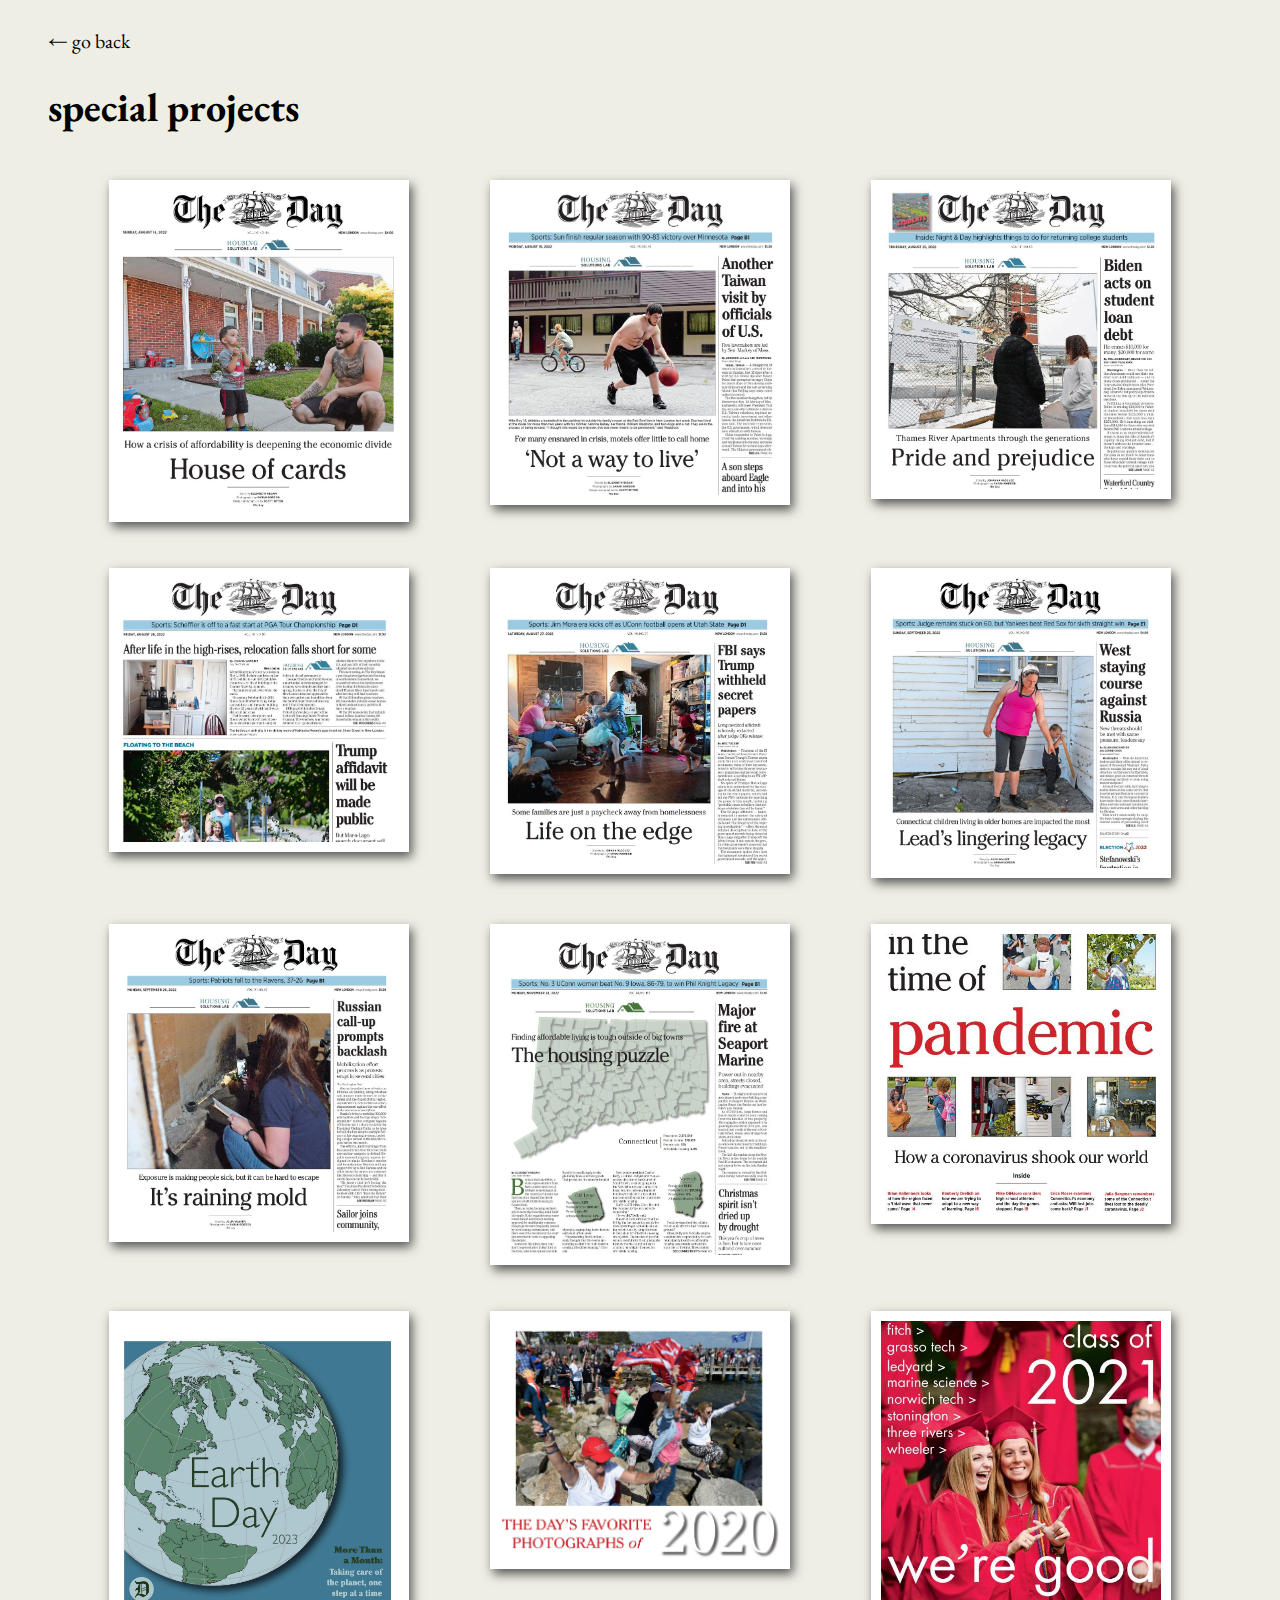
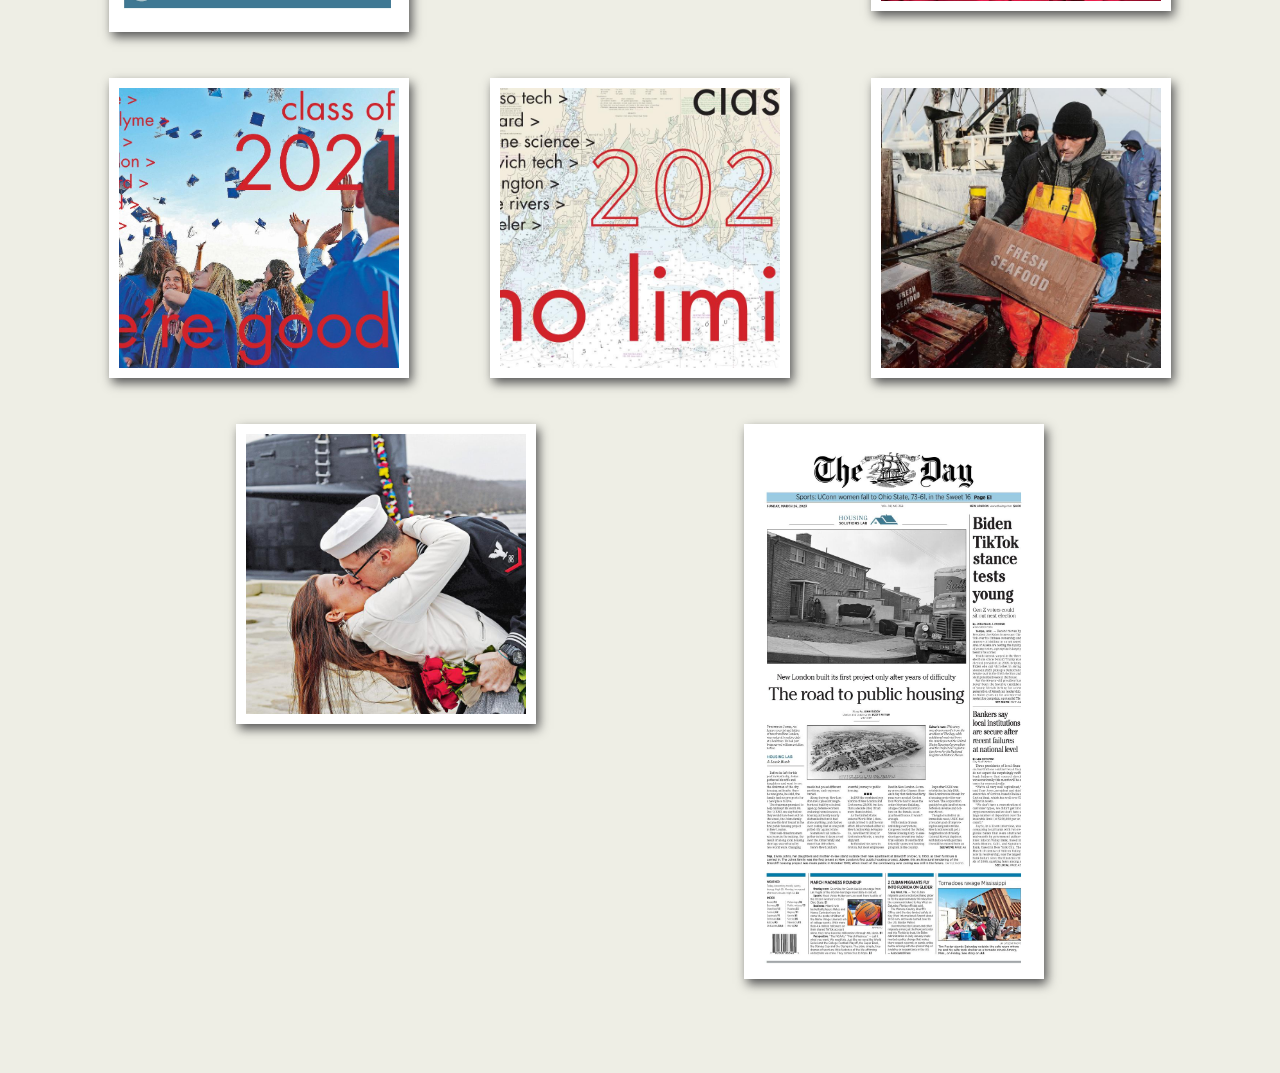
<file: projects.html>
<!doctype html>
<html lang="en">
  <head>
    <meta charset="utf-8">
    <meta name="viewport" content="width=device-width, initial-scale=1">
    <title>Special Projects</title>
    <meta name="description" content="Special projects designed by Scott Ritter">
    <link href="/styles/main.css" rel="stylesheet">
    <link href="/styles/pages.css" rel="stylesheet">
    <link href="/favicon.png" rel="icon">
  </head>
  <body>
    <nav><a href="/">go back</a></nav>
    <header><h1>special projects</h1></header>
    <div class="pages">
      <a href="/pages/Housing Lab Day1 combined Final.pdf"><img src="/previews/Housing Lab Day1 preview.jpg" loading="lazy" alt="Housing Solutions Lab"></a>
      <a href="/pages/Housing Lab Day2 Combined Final.pdf"><img src="/previews/Housing Lab Day2 preview.jpg" loading="lazy" alt="Housing Lab 2"></a>
      <a href="/pages/Housing Lab Day3 combined.pdf"><img src="/previews/Housing Lab Day3 preview.jpg" loading="lazy" alt="Housing Lab 3"></a>
      <a href="/pages/Housing Lab 0826 Combined.pdf"><img src="/previews/Housing Lab 0826 preview.jpg" loading="lazy" alt="Housing Lab 4"></a>
      <a href="/pages/Housing Lab 0827 combined.pdf"><img src="/previews/Housing Lab 0827 preview.jpg" loading="lazy" alt="Housing Lab 5"></a>
      <a href="/pages/Housing_Lead combined Final.pdf"><img src="/previews/Housing_Lead preview.jpg" loading="lazy" alt="Housing Lab 6"></a>
      <a href="/pages/Housing_Mold Combined Final.pdf"><img src="/previews/Housing_Mold preview.jpg" loading="lazy" alt="Housing Lab 7"></a> 
      <a href="/pages/Housing Lab 1128 Combined.pdf"><img src="previews/Housing Lab 1128 Combined preview_Page_1.jpg" loading="lazy" alt="Housing Lab 8"></a>    
      <a href="/pages/Pandemic_Special.pdf"><img src="/previews/Pandemic_Special.jpg" loading="lazy" alt="Pandemic"></a>
      <a href="/pages/MTM 04-16-23 A   1.pdf"><img src="/pages/MTM 04-16-23 A   1preview.jpg" loading="lazy" alt="Earth Day 2023"></a> 
      <a href="/pages/BoP2020_Combined.pdf"><img src="/pages/BoP2020_Preview_Page_01.jpg" loading="lazy" alt="Favorite Photographs 2020"></a>
      <a href="/pages/EDU_06-20-21_A-1.pdf"><img src="/previews/EDU_06-20-21_A-1.jpg" loading="lazy" alt="Class of 2021 east"></a>
      <a href="/pages/EDU_06-24-21_A-1.pdf"><img src="/previews/EDU_06-24-21_A-1.jpg" loading="lazy" alt="Class of 2021 east"></a>
      <a href="/pages/EDU_06-25-20_A_1.pdf"><img src="/previews/EDU_06-25-20_A_1.jpg" loading="lazy" alt="Class of 2020"></a>
      <a href="/pages/BOP2018_Combined.pdf"><img src="/previews/BOP_12-31-18_A_1.jpg" loading="lazy" alt="Favorite Photographs of 2018"></a>
      <a href="/pages/BOP2019_Combined.pdf"><img src="/previews/BOP_12-29-19_A_1.jpg" loading="lazy" alt="Favorite Photographs of 2019"></a>
      <a href="/pages/Housing_Historic_combined_032623.pdf"><img src="/previews/Housing DAY 03-26-23 A   1.jpg" loading="lazy" alt="Housing Lab Historical"></a>
    </div>
  </body>
</html>
</file>
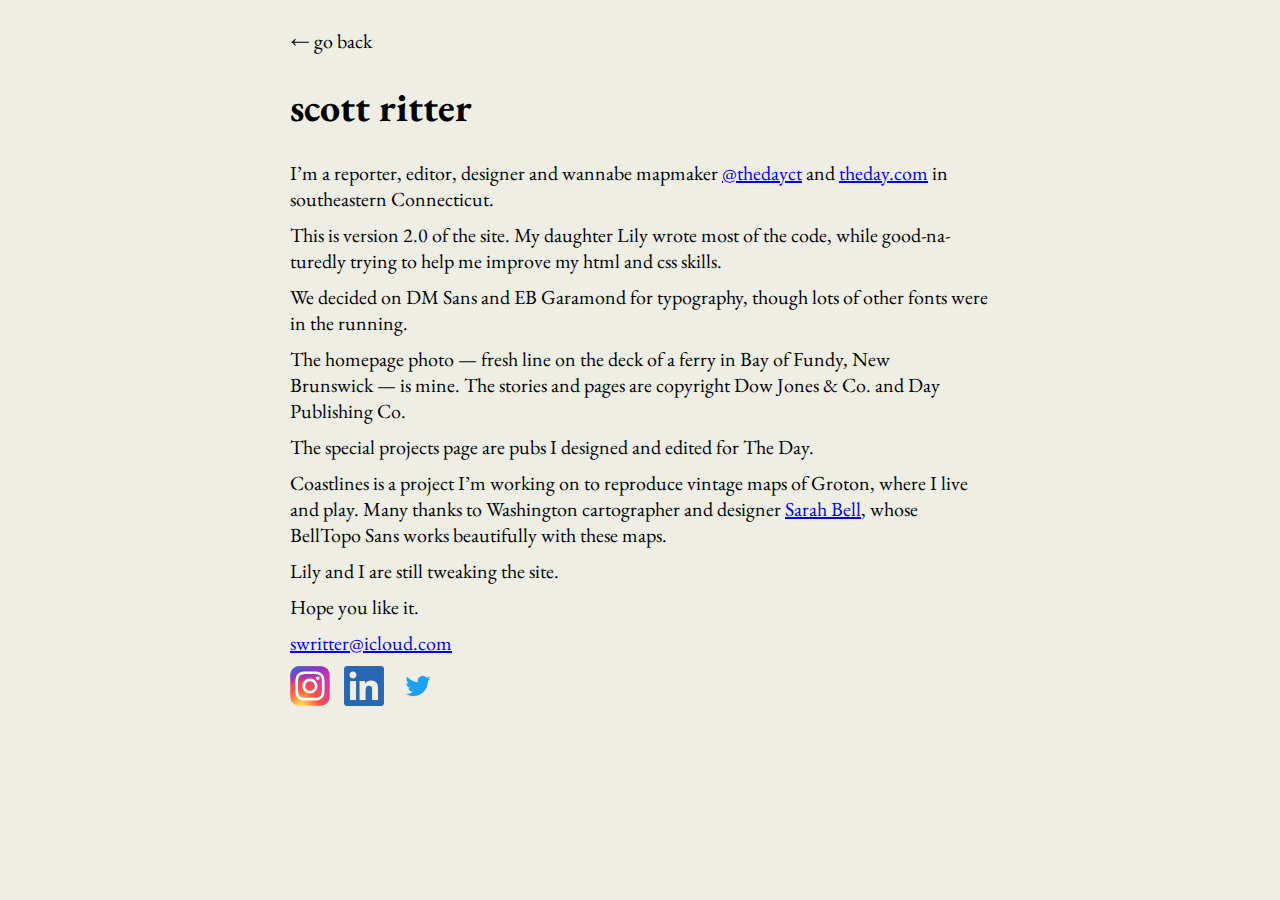
<file: resume.html>
<!doctype html>
<html lang="en">
  <head>
    <meta charset="utf-8">
    <meta name="viewport" content="width=device-width, initial-scale=1">
    <title>About</title>
    <meta name="description" content="About by Scott Ritter">
    <link href="/styles/main.css" rel="stylesheet">
    <link href="/styles/pages.css" rel="stylesheet">
    <link href="/styles/resume.css" rel="stylesheet">
    <link href="/favicon.png" rel="icon">
  </head>
  <body>
    <nav><a href="/">go back</a></nav>
    <header><h1>Scott Ritter</h1></header>
    <p>
      I’m a reporter, editor, designer and wannabe
      mapmaker <a href="https://twitter.com/thedayct">@thedayct</a>
      and <a href="https://www.theday.com/">theday.com</a> in
      southeastern Connecticut.
    </p>
    <p>
      This is version 2.0 of the site. My daughter Lily wrote most of
      the code, while good-naturedly trying to help me improve my html
      and css skills.
    </p>
    <p>
      We decided on DM Sans and EB Garamond for typography, though
      lots of other fonts were in the running.
    </p>
    <p>
      The homepage photo&nbsp;—&nbsp;fresh line on the deck of a ferry in Bay of
      Fundy, New Brunswick&nbsp;—&nbsp;is mine. The stories and pages are
      copyright Dow Jones & Co. and Day Publishing Co.
    </p>
    <p>
      The special projects page are pubs I designed and edited for The
      Day.
    </p>
    <p>
      Coastlines is a project I’m working on to reproduce vintage maps
      of Groton, where I live and play. Many thanks to Washington
      cartographer and designer
      <a href="https://twitter.com/sarahbellmaps">Sarah Bell</a>,
      whose BellTopo Sans works beautifully with these maps.
    </p>
    <p>Lily and I are still tweaking the site.</p>
    <p>Hope you like it.</p>
    <p><a href="mailto:swritter@icloud.com">swritter@icloud.com</a></p>
    <p class="links">
      <a href="https://instagram.com/scottritter"><img src="/images/instagram.svg"></a>
      <a href="https://linkedin.com/in/scottwritter"><img src="/images/linkedin.png"></a>
      <a href="https://twitter.com/scottwritter"><img src="/images/twitter.svg"></a>
    </p>
  </body>
</html>
</file>
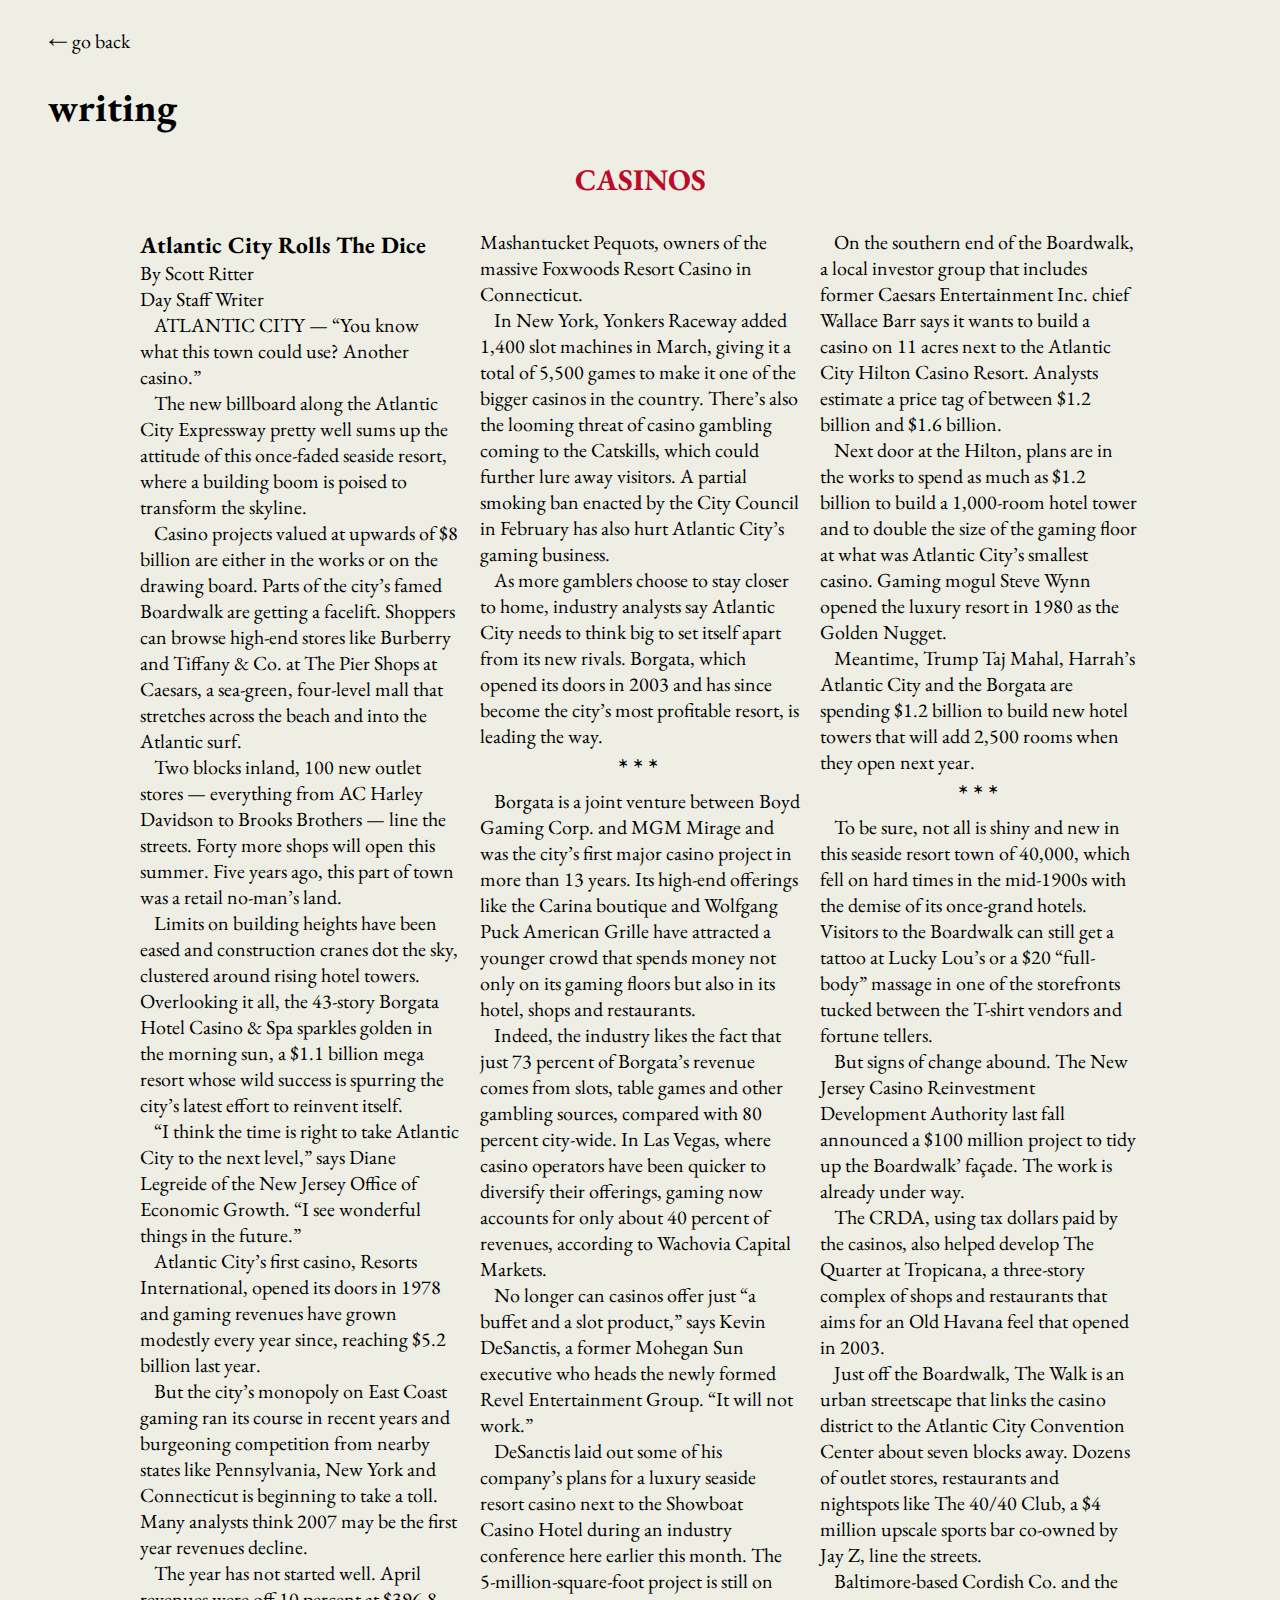
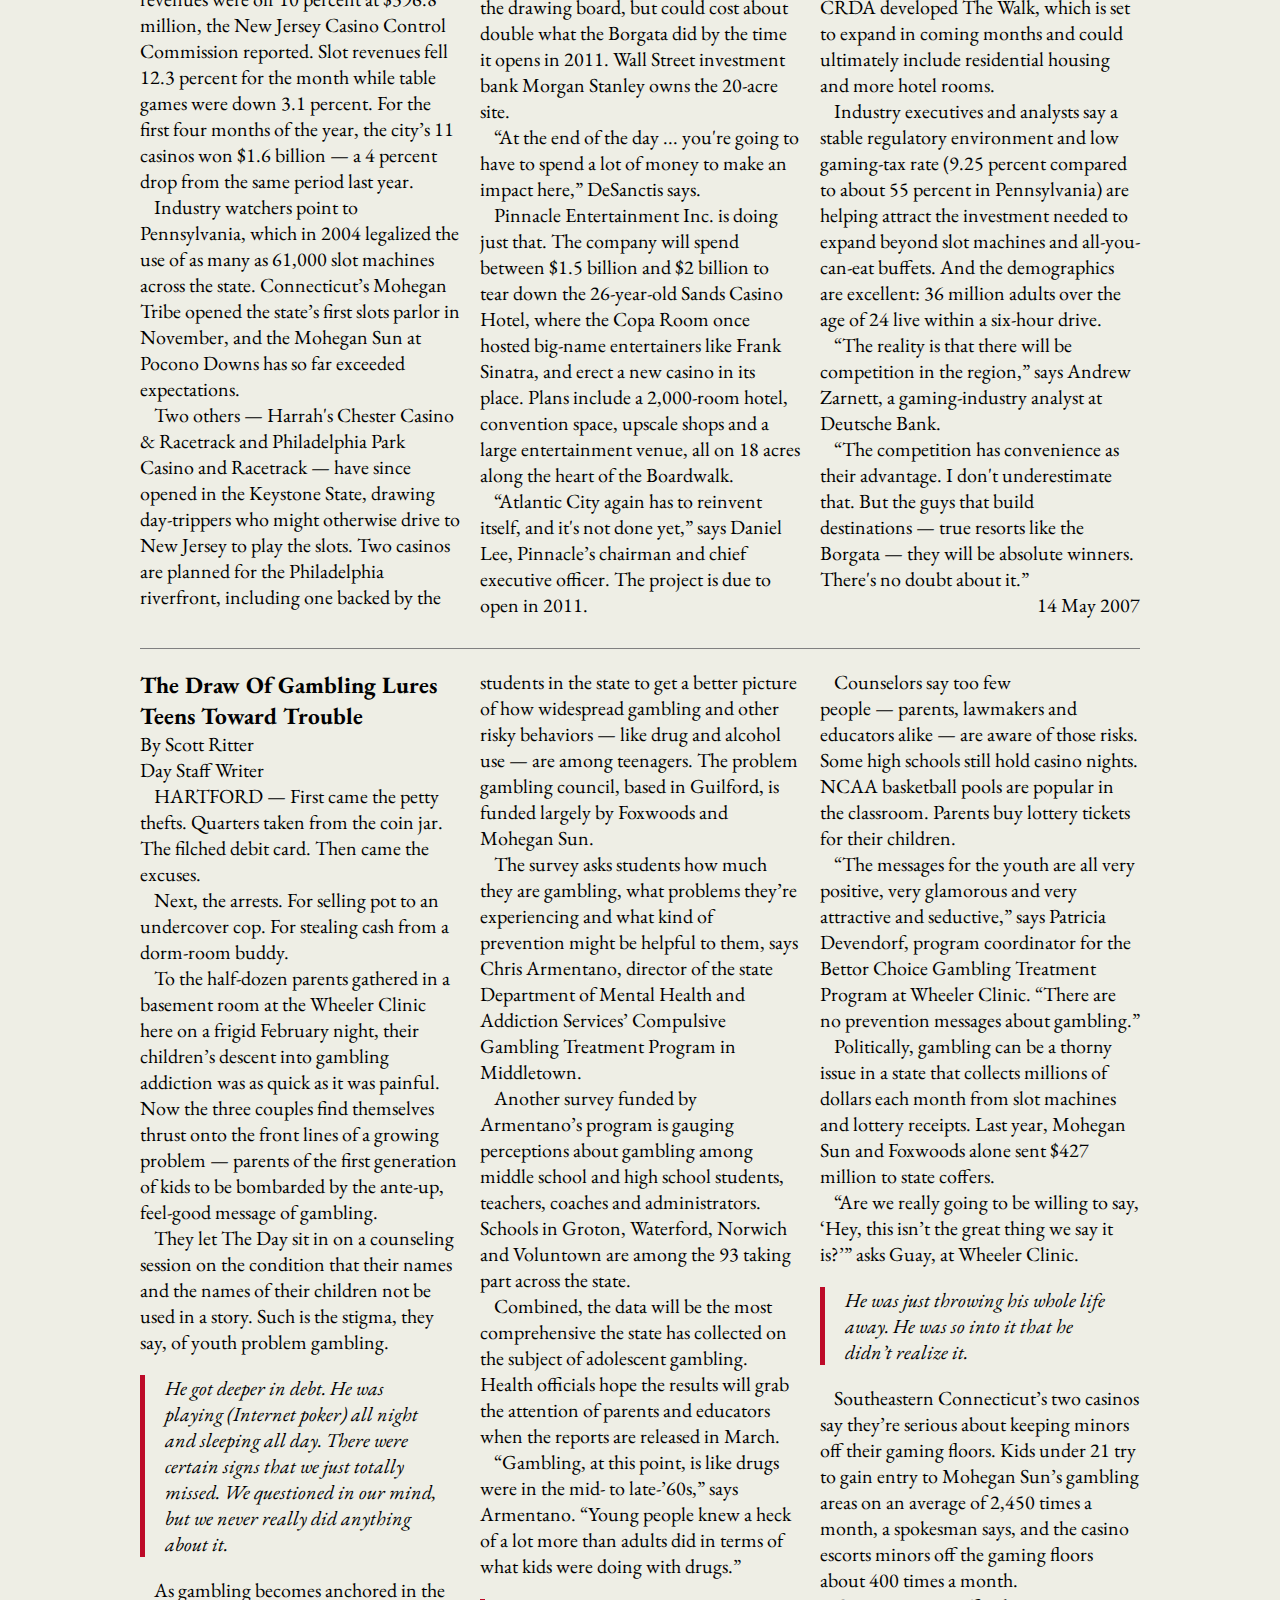
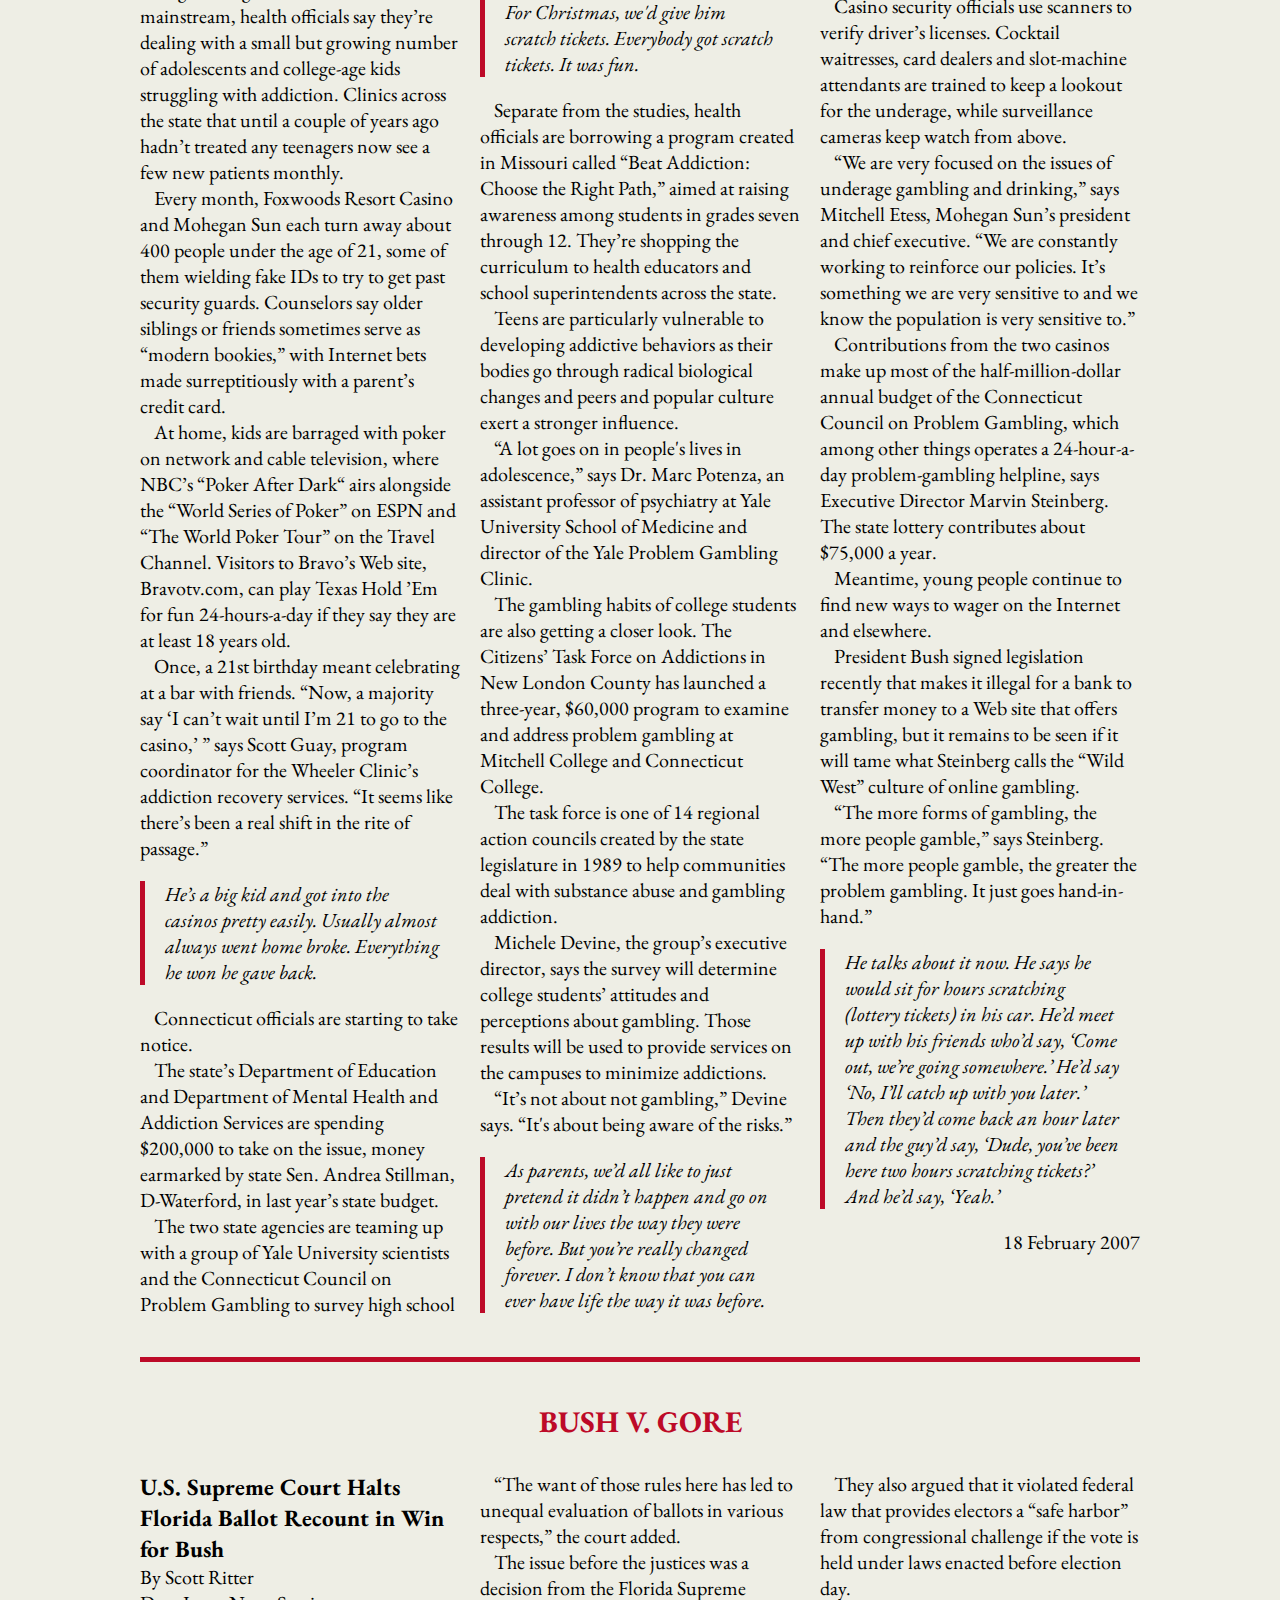
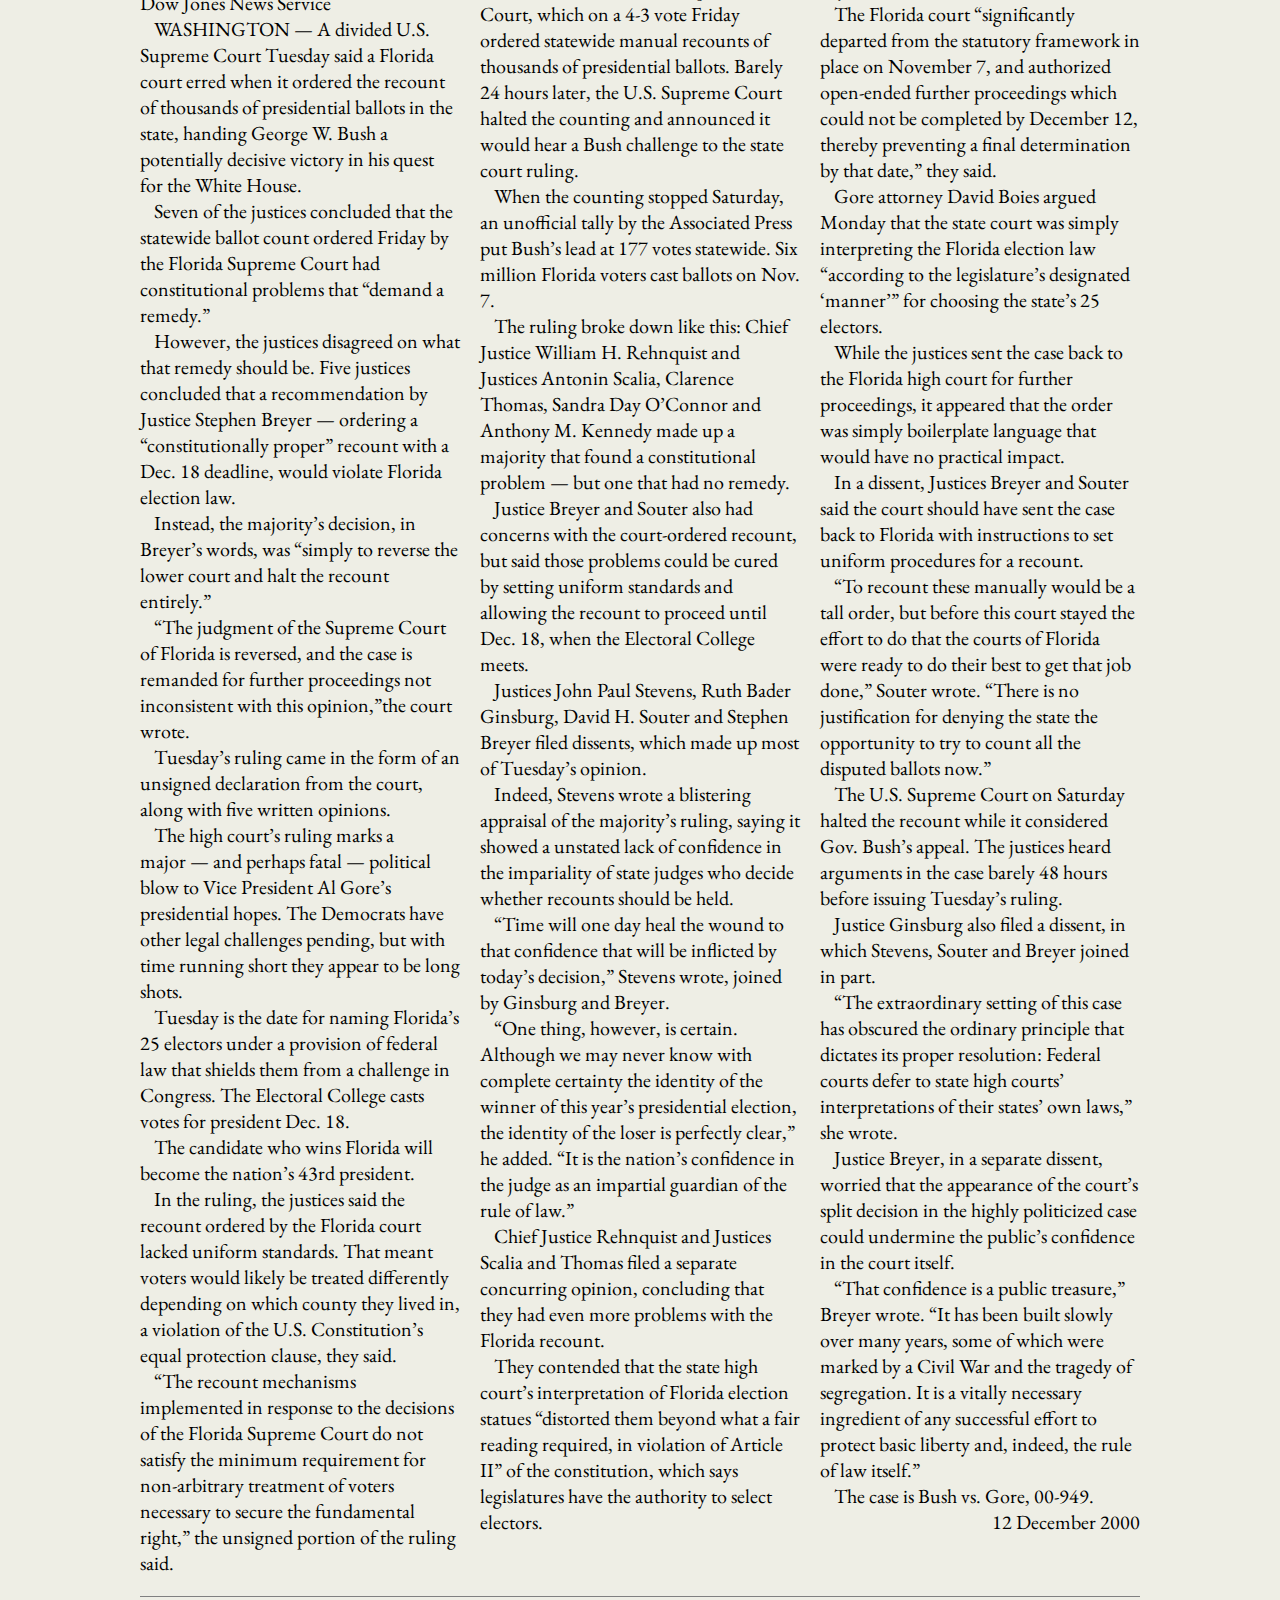
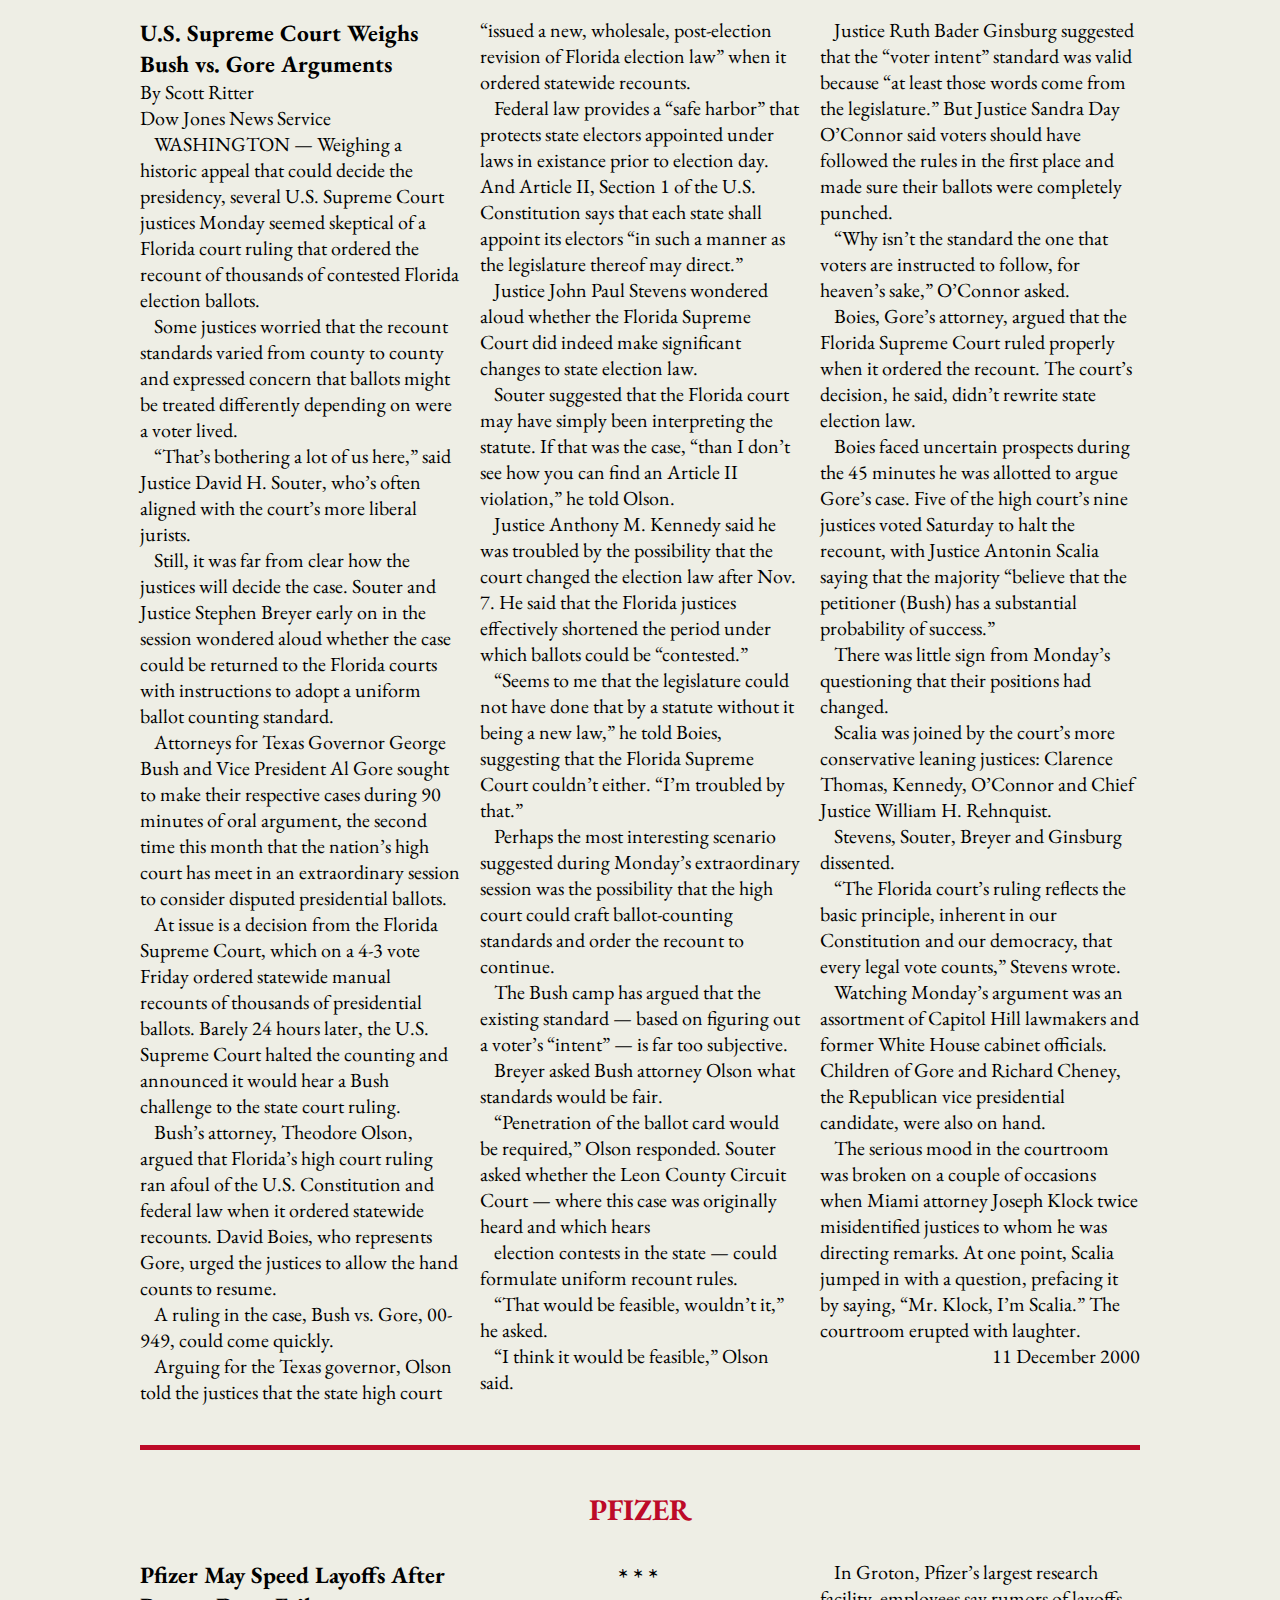
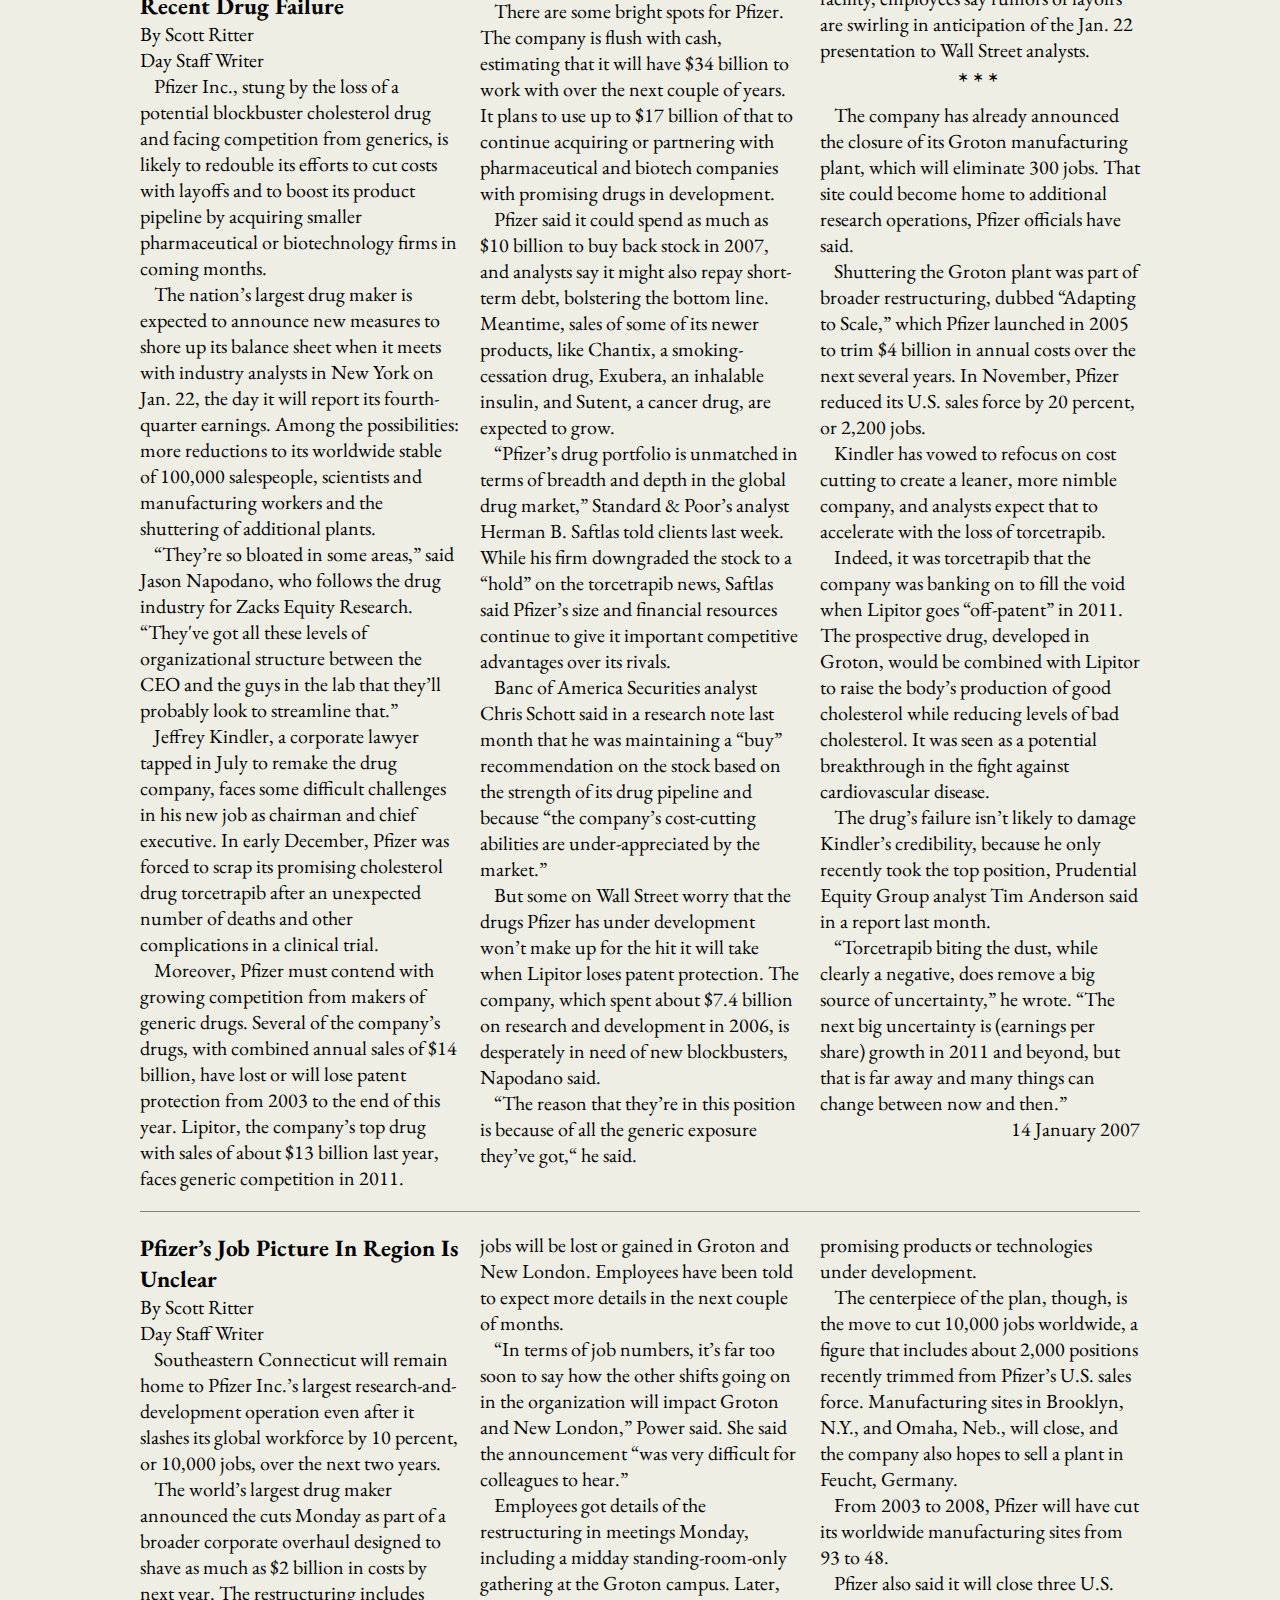
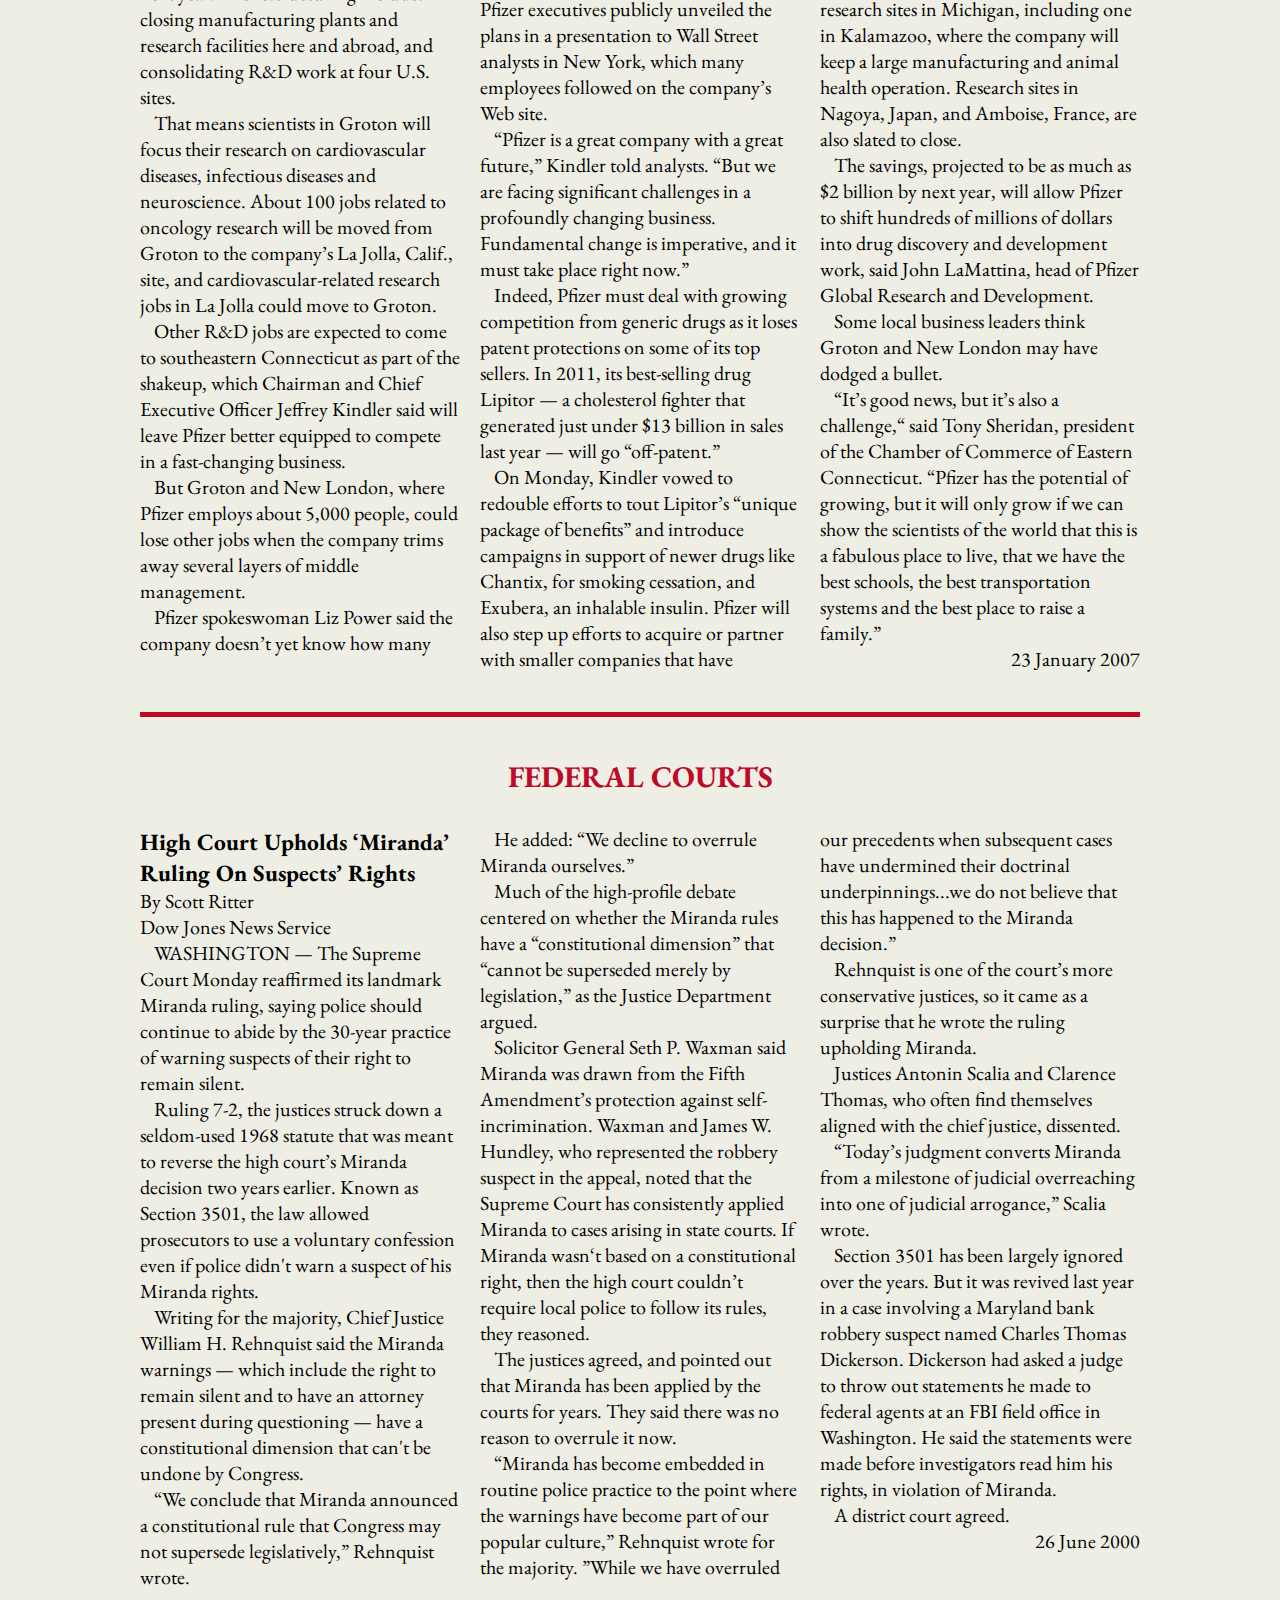
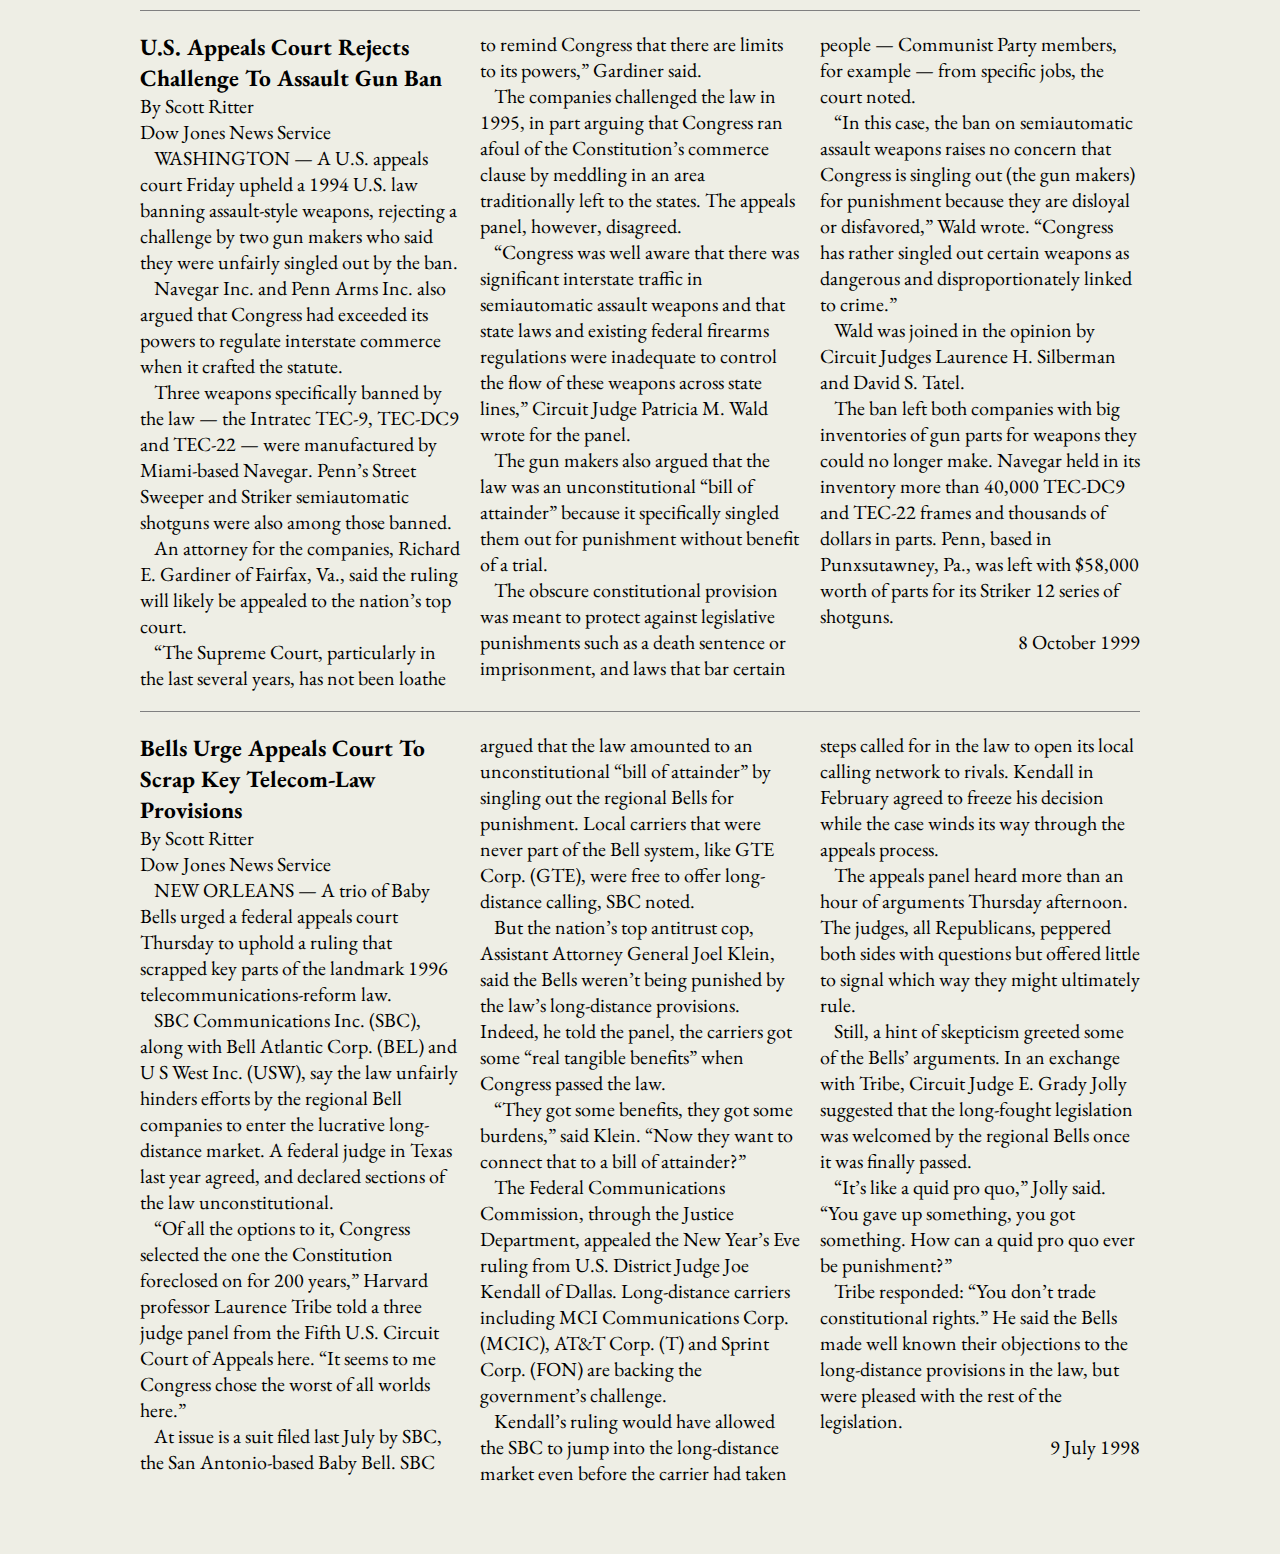
<file: stories.html>
<!doctype html>
<html lang="en">

<head>
  <meta charset="utf-8">
  <meta name="viewport" content="width=device-width, initial-scale=1">
  <title>Writing</title>
  <meta name="description" content="Stories written by Scott Ritter">
  <link href="/styles/main.css" rel="stylesheet">
  <link href="/styles/stories.css" rel="stylesheet">
  <link href="/favicon.png" rel="icon">
</head>

<body>
  <nav><a href="/">go back</a></nav>
  <header>
    <h1>Writing</h1>
  </header>
  <main>
    <section>
      <h2>Casinos</h2>
      <article>
        <div>
          <h3>Atlantic City Rolls The Dice</h3>
          <p>By Scott Ritter</p>
          <p>Day Staff Writer</p>
        </div>
        <p>ATLANTIC CITY&nbsp;&mdash;&nbsp;&ldquo;You know what this town could use? Another casino.&rdquo;</p>
        <p>The new billboard along the Atlantic City Expressway pretty well sums up the attitude of this once-faded
          seaside resort, where a building boom is poised to transform the skyline.</p>
        <p>Casino projects valued at upwards of $8 billion are either in the works or on the drawing board. Parts of the
          city&rsquo;s famed Boardwalk are getting a facelift. Shoppers can browse high-end stores like Burberry and
          Tiffany & Co. at The Pier Shops at Caesars, a sea-green, four-level mall that stretches across the beach and
          into the Atlantic surf.</p>
        <p>Two blocks inland, 100 new outlet stores&nbsp;&mdash;&nbsp;everything from AC Harley Davidson to Brooks
          Brothers&nbsp;&mdash;&nbsp;line the streets. Forty more shops will open this summer. Five years ago, this part
          of town was a retail no-man&rsquo;s land.</p>
        <p>Limits on building heights have been eased and construction cranes dot the sky, clustered around rising hotel
          towers. Overlooking it all, the 43-story Borgata Hotel Casino & Spa sparkles golden in the morning sun, a $1.1
          billion mega resort whose wild success is spurring the city&rsquo;s latest effort to reinvent itself.</p>
        <p>&ldquo;I think the time is right to take Atlantic City to the next level,&rdquo; says Diane Legreide of the
          New Jersey Office of Economic Growth. &ldquo;I see wonderful things in the future.&rdquo;
        <p>Atlantic City&rsquo;s first casino, Resorts International, opened its doors in 1978 and gaming revenues have
          grown modestly every year since, reaching $5.2 billion last year.</p>
        <p>But the city&rsquo;s monopoly on East Coast gaming ran its course in recent years and burgeoning competition
          from nearby states like Pennsylvania, New York and Connecticut is beginning to take a toll. Many analysts
          think 2007 may be the first year revenues decline.</p>
        <p>The year has not started well. April revenues were off 10 percent at $396.8 million, the New Jersey Casino
          Control Commission reported. Slot revenues fell 12.3 percent for the month while table games were down 3.1
          percent. For the first four months of the year, the city&rsquo;s 11 casinos won $1.6
          billion&nbsp;&mdash;&nbsp;a 4 percent drop from the same period last year.</p>
        <p>Industry watchers point to Pennsylvania, which in 2004 legalized the use of as many as 61,000 slot machines
          across the state. Connecticut&rsquo;s Mohegan Tribe opened the state&rsquo;s first slots parlor in November,
          and the Mohegan Sun at Pocono Downs has so far exceeded expectations.</p>
        <p>Two others&nbsp;&mdash;&nbsp;Harrah's Chester Casino & Racetrack and Philadelphia Park Casino and
          Racetrack&nbsp;&mdash;&nbsp;have since opened in the Keystone State, drawing day-trippers who might otherwise
          drive to New Jersey to play the slots. Two casinos are planned for the Philadelphia riverfront, including one
          backed by the Mashantucket Pequots, owners of the massive Foxwoods Resort Casino in Connecticut.</p>
        <p>In New York, Yonkers Raceway added 1,400 slot machines in March, giving it a total of 5,500 games to make it
          one of the bigger casinos in the country. There&rsquo;s also the looming threat of casino gambling coming to
          the Catskills, which could further lure away visitors. A partial smoking ban enacted by the City Council in
          February has also hurt Atlantic City&rsquo;s gaming business.</p>
        <p>As more gamblers choose to stay closer to home, industry analysts say Atlantic City needs to think big to set
          itself apart from its new rivals. Borgata, which opened its doors in 2003 and has since become the
          city&rsquo;s most profitable resort, is leading the way.</p>
        <div class="center-dots">***</div>
        <p>Borgata is a joint venture between Boyd Gaming Corp. and MGM Mirage and was the city&rsquo;s first major
          casino project in more than 13 years. Its high-end offerings like the Carina boutique and Wolfgang Puck
          American Grille have attracted a younger crowd that spends money not only on its gaming floors but also in its
          hotel, shops and restaurants.</p>
        <p>Indeed, the industry likes the fact that just 73 percent of Borgata&rsquo;s revenue comes from slots, table
          games and other gambling sources, compared with 80 percent city-wide. In Las Vegas, where casino operators
          have been quicker to diversify their offerings, gaming now accounts for only about 40 percent of revenues,
          according to Wachovia Capital Markets.</p>
        <p>No longer can casinos offer just &ldquo;a buffet and a slot product,&rdquo; says Kevin DeSanctis, a former
          Mohegan Sun executive who heads the newly formed Revel Entertainment Group. &ldquo;It will not work.&rdquo;
        </p>
        <p>DeSanctis laid out some of his company&rsquo;s plans for a luxury seaside resort casino next to the Showboat
          Casino Hotel during an industry conference here earlier this month. The 5-million-square-foot project is still
          on the drawing board, but could cost about double what the Borgata did by the time it opens in 2011. Wall
          Street investment bank Morgan Stanley owns the 20-acre site.</p>
        <p>&ldquo;At the end of the day ... you're going to have to spend a lot of money to make an impact here,&rdquo;
          DeSanctis says.</p>
        <p>Pinnacle Entertainment Inc. is doing just that. The company will spend between $1.5 billion and $2 billion to
          tear down the 26-year-old Sands Casino Hotel, where the Copa Room once hosted big-name entertainers like Frank
          Sinatra, and erect a new casino in its place. Plans include a 2,000-room hotel, convention space, upscale
          shops and a large entertainment venue, all on 18 acres along the heart of the Boardwalk.</p>
        <p>&ldquo;Atlantic City again has to reinvent itself, and it's not done yet,&rdquo; says Daniel Lee,
          Pinnacle&rsquo;s chairman and chief executive officer. The project is due to open in 2011.</p>
        <p>On the southern end of the Boardwalk, a local investor group that includes former Caesars Entertainment Inc.
          chief Wallace Barr says it wants to build a casino on 11 acres next to the Atlantic City Hilton Casino Resort.
          Analysts estimate a price tag of between $1.2 billion and $1.6 billion.</p>
        <p>Next door at the Hilton, plans are in the works to spend as much as $1.2 billion to build a 1,000-room hotel
          tower and to double the size of the gaming floor at what was Atlantic City&rsquo;s smallest casino. Gaming
          mogul Steve Wynn opened the luxury resort in 1980 as the Golden Nugget.</p>
        <p>Meantime, Trump Taj Mahal, Harrah&rsquo;s Atlantic City and the Borgata are spending $1.2 billion to build
          new hotel towers that will add 2,500 rooms when they open next year.</p>
        <div class="center-dots">***</div>
        <p>To be sure, not all is shiny and new in this seaside resort town of 40,000, which fell on hard times in the
          mid-1900s with the demise of its once-grand hotels. Visitors to the Boardwalk can still get a tattoo at Lucky
          Lou&rsquo;s or a $20 &ldquo;full-body&rdquo; massage in one of the storefronts tucked between the T-shirt
          vendors and fortune tellers.</p>
        <p>But signs of change abound. The New Jersey Casino Reinvestment Development Authority last fall announced a
          $100 million project to tidy up the Boardwalk&rsquo; fa&ccedil;ade. The work is already under way.</p>
        <p>The CRDA, using tax dollars paid by the casinos, also helped develop The Quarter at Tropicana, a three-story
          complex of shops and restaurants that aims for an Old Havana feel that opened in 2003.</p>
        <p>Just off the Boardwalk, The Walk is an urban streetscape that links the casino district to the Atlantic City
          Convention Center about seven blocks away. Dozens of outlet stores, restaurants and nightspots like The 40/40
          Club, a $4 million upscale sports bar co-owned by Jay Z, line the streets.</p>
        <p>Baltimore-based Cordish Co. and the CRDA developed The Walk, which is set to expand in coming months and
          could ultimately include residential housing and more hotel rooms.</p>
        <p>Industry executives and analysts say a stable regulatory environment and low gaming-tax rate (9.25 percent
          compared to about 55 percent in Pennsylvania) are helping attract the investment needed to expand beyond slot
          machines and all-you-can-eat buffets. And the demographics are excellent: 36 million adults over the age of 24
          live within a six-hour drive.</p>
        <p>&ldquo;The reality is that there will be competition in the region,&rdquo; says Andrew Zarnett, a
          gaming-industry analyst at Deutsche Bank.</p>
        <p>&ldquo;The competition has convenience as their advantage. I don't underestimate that. But the guys that
          build destinations&nbsp;&mdash;&nbsp;true resorts like the Borgata&nbsp;&mdash;&nbsp;they will be absolute
          winners. There's no doubt about it.”</p>
        <p><time datetime="2007-05-14">14 May 2007</time></p>
      </article>
      <article>
        <div>
          <h3>The Draw Of Gambling Lures Teens Toward Trouble</h3>
          <p>By Scott Ritter</p>
          <p>Day Staff Writer</p>
        </div>
        <p>HARTFORD&nbsp;&mdash;&nbsp;First came the petty thefts. Quarters taken from the coin jar. The filched debit
          card. Then came the excuses.</p>
        <p>Next, the arrests. For selling pot to an undercover cop. For stealing cash from a dorm-room buddy.</p>
        <p>To the half-dozen parents gathered in a basement room at the Wheeler Clinic here on a frigid February night,
          their children&rsquo;s descent into gambling addiction was as quick as it was painful. Now the three couples
          find themselves thrust onto the front lines of a growing problem&nbsp;&mdash;&nbsp;parents of the first
          generation of kids to be bombarded by the ante-up, feel-good message of gambling.</p>
        <p>They let The Day sit in on a counseling session on the condition that their names and the names of their
          children not be used in a story. Such is the stigma, they say, of youth problem gambling.</p>
        <blockquote>
          <p>He got deeper in debt. He was playing (Internet poker) all night and sleeping all day. There were certain
            signs that we just totally missed. We questioned in our mind, but we never really did anything about it.</p>
        </blockquote>
        <p>As gambling becomes anchored in the mainstream, health officials say they&rsquo;re dealing with a small but
          growing number of adolescents and college-age kids struggling with addiction. Clinics across the state that
          until a couple of years ago hadn&rsquo;t treated any teenagers now see a few new patients monthly.</p>
        <p>Every month, Foxwoods Resort Casino and Mohegan Sun each turn away about 400 people under the age of 21, some
          of them wielding fake IDs to try to get past security guards. Counselors say older siblings or friends
          sometimes serve as &ldquo;modern bookies,&rdquo; with Internet bets made surreptitiously with a parent&rsquo;s
          credit card.</p>
        <p>At home, kids are barraged with poker on network and cable television, where NBC&rsquo;s &ldquo;Poker After
          Dark&ldquo; airs alongside the &ldquo;World Series of Poker&rdquo; on ESPN and &ldquo;The World Poker
          Tour&rdquo; on the Travel Channel. Visitors to Bravo&rsquo;s Web site, Bravotv.com, can play Texas Hold
          &rsquo;Em for fun 24-hours-a-day if they say they are at least 18 years old.</p>
        <p>Once, a 21st birthday meant celebrating at a bar with friends. &ldquo;Now, a majority say &lsquo;I
          can&rsquo;t wait until I&rsquo;m 21 to go to the casino,&rsquo; &rdquo; says Scott Guay, program coordinator
          for the Wheeler Clinic&rsquo;s addiction recovery services. &ldquo;It seems like there&rsquo;s been a real
          shift in the rite of passage.&rdquo;</p>
        <blockquote>
          <p>He&rsquo;s a big kid and got into the casinos pretty easily. Usually almost always went home broke.
            Everything he won he gave back.</p>
        </blockquote>
        <p>Connecticut officials are starting to take notice.</p>
        <p>The state&rsquo;s Department of Education and Department of Mental Health and Addiction Services are spending
          $200,000 to take on the issue, money earmarked by state Sen. Andrea Stillman, D-Waterford, in last
          year&rsquo;s state budget.</p>
        <p>The two state agencies are teaming up with a group of Yale University scientists and the Connecticut Council
          on Problem Gambling to survey high school students in the state to get a better picture of how widespread
          gambling and other risky behaviors&nbsp;&mdash;&nbsp;like drug and alcohol use&nbsp;&mdash;&nbsp;are among
          teenagers. The problem gambling council, based in Guilford, is funded largely by Foxwoods and Mohegan Sun.</p>
        <p>The survey asks students how much they are gambling, what problems they&rsquo;re experiencing and what kind
          of prevention might be helpful to them, says Chris Armentano, director of the state Department of Mental
          Health and Addiction Services&rsquo; Compulsive Gambling Treatment Program in Middletown.</p>
        <p>Another survey funded by Armentano&rsquo;s program is gauging perceptions about gambling among middle school
          and high school students, teachers, coaches and administrators. Schools in Groton, Waterford, Norwich and
          Voluntown are among the 93 taking part across the state.</p>
        <p>Combined, the data will be the most comprehensive the state has collected on the subject of adolescent
          gambling. Health officials hope the results will grab the attention of parents and educators when the reports
          are released in March.</p>
        <p>&ldquo;Gambling, at this point, is like drugs were in the mid- to late-&rsquo;60s,&rdquo; says Armentano.
          &ldquo;Young people knew a heck of a lot more than adults did in terms of what kids were doing with
          drugs.&rdquo;</p>
        <blockquote>
          <p>For Christmas, we'd give him scratch tickets. Everybody got scratch tickets. It was fun.</p>
        </blockquote>
        <p>Separate from the studies, health officials are borrowing a program created in Missouri called &ldquo;Beat
          Addiction: Choose the Right Path,&rdquo; aimed at raising awareness among students in grades seven through 12.
          They&rsquo;re shopping the curriculum to health educators and school superintendents across the state.</p>
        <p>Teens are particularly vulnerable to developing addictive behaviors as their bodies go through radical
          biological changes and peers and popular culture exert a stronger influence.</p>
        <p>&ldquo;A lot goes on in people's lives in adolescence,&rdquo; says Dr. Marc Potenza, an assistant professor
          of psychiatry at Yale University School of Medicine and director of the Yale Problem Gambling Clinic.</p>
        <p>The gambling habits of college students are also getting a closer look. The Citizens&rsquo; Task Force on
          Addictions in New London County has launched a three-year, $60,000 program to examine and address problem
          gambling at Mitchell College and Connecticut College.</p>
        <p>The task force is one of 14 regional action councils created by the state legislature in 1989 to help
          communities deal with substance abuse and gambling addiction.</p>
        <p>Michele Devine, the group&rsquo;s executive director, says the survey will determine college students&rsquo;
          attitudes and perceptions about gambling. Those results will be used to provide services on the campuses to
          minimize addictions.</p>
        <p>&ldquo;It&rsquo;s not about not gambling,&rdquo; Devine says. &ldquo;It's about being aware of the
          risks.&rdquo;</p>
        <blockquote>
          <p>As parents, we&rsquo;d all like to just pretend it didn&rsquo;t happen and go on with our lives the way
            they were before. But you&rsquo;re really changed forever. I don&rsquo;t know that you can ever have life
            the way it was before.</p>
        </blockquote>
        <p>Counselors say too few people&nbsp;&mdash;&nbsp;parents, lawmakers and educators alike&nbsp;&mdash;&nbsp;are
          aware of those risks. Some high schools still hold casino nights. NCAA basketball pools are popular in the
          classroom. Parents buy lottery tickets for their children.</p>
        <p>&ldquo;The messages for the youth are all very positive, very glamorous and very attractive and
          seductive,&rdquo; says Patricia Devendorf, program coordinator for the Bettor Choice Gambling Treatment
          Program at Wheeler Clinic. &ldquo;There are no prevention messages about gambling.&rdquo;</p>
        <p>Politically, gambling can be a thorny issue in a state that collects millions of dollars each month from slot
          machines and lottery receipts. Last year, Mohegan Sun and Foxwoods alone sent $427 million to state coffers.
        </p>
        <p>&ldquo;Are we really going to be willing to say, &lsquo;Hey, this isn&rsquo;t the great thing we say it
          is?&rsquo;&rdquo; asks Guay, at Wheeler Clinic.</p>
        <blockquote>
          <p>He was just throwing his whole life away. He was so into it that he didn&rsquo;t realize it.</p>
        </blockquote>
        <p>Southeastern Connecticut&rsquo;s two casinos say they&rsquo;re serious about keeping minors off their gaming
          floors. Kids under 21 try to gain entry to Mohegan Sun&rsquo;s gambling areas on an average of 2,450 times a
          month, a spokesman says, and the casino escorts minors off the gaming floors about 400 times a month.</p>
        <p>Casino security officials use scanners to verify driver&rsquo;s licenses. Cocktail waitresses, card dealers
          and slot-machine attendants are trained to keep a lookout for the underage, while surveillance cameras keep
          watch from above.</p>
        <p>&ldquo;We are very focused on the issues of underage gambling and drinking,&rdquo; says Mitchell Etess,
          Mohegan Sun&rsquo;s president and chief executive. &ldquo;We are constantly working to reinforce our policies.
          It&rsquo;s something we are very sensitive to and we know the population is very sensitive to.&rdquo;</p>
        <p>Contributions from the two casinos make up most of the half-million-dollar annual budget of the Connecticut
          Council on Problem Gambling, which among other things operates a 24-hour-a-day problem-gambling helpline, says
          Executive Director Marvin Steinberg. The state lottery contributes about $75,000 a year.</p>
        <p>Meantime, young people continue to find new ways to wager on the Internet and elsewhere.</p>
        <p>President Bush signed legislation recently that makes it illegal for a bank to transfer money to a Web site
          that offers gambling, but it remains to be seen if it will tame what Steinberg calls the &ldquo;Wild
          West&rdquo; culture of online gambling.</p>
        <p>&ldquo;The more forms of gambling, the more people gamble,&rdquo; says Steinberg. &ldquo;The more people
          gamble, the greater the problem gambling. It just goes hand-in-hand.&rdquo;</p>
        <blockquote>
          <p>He talks about it now. He says he would sit for hours scratching (lottery tickets) in his car. He&rsquo;d
            meet up with his friends who&rsquo;d say, &lsquo;Come out, we&rsquo;re going somewhere.&rsquo; He&rsquo;d
            say &lsquo;No, I&rsquo;ll catch up with you later.&rsquo; Then they&rsquo;d come back an hour later and the
            guy&rsquo;d say, &lsquo;Dude, you&rsquo;ve been here two hours scratching tickets?&rsquo; And he&rsquo;d
            say, &lsquo;Yeah.&rsquo;</p>
        </blockquote>
        <p><time datetime="2007-02-18">18 February 2007</time></p>
      </article>
    </section>
    <section>
      <h2>Bush v. Gore</h2>
      <article>
        <div>
          <h3>U.S. Supreme Court Halts Florida Ballot Recount in Win for Bush</h3>
          <p>By Scott Ritter</p>
          <p>Dow Jones News Service</p>
        </div>
        <p>WASHINGTON&nbsp;&mdash;&nbsp;A divided U.S. Supreme Court Tuesday said a Florida court erred when it ordered
          the recount of thousands of presidential ballots in the state, handing George W. Bush a potentially decisive
          victory in his quest for the White House.</p>
        <p>Seven of the justices concluded that the statewide ballot count ordered Friday by the Florida Supreme Court
          had constitutional problems that &ldquo;demand a remedy.&rdquo;</p>
        <p>However, the justices disagreed on what that remedy should be. Five justices concluded that a recommendation
          by Justice Stephen Breyer&nbsp;&mdash;&nbsp;ordering a &ldquo;constitutionally proper&rdquo; recount with a
          Dec. 18 deadline, would violate Florida election law.</p>
        <p>Instead, the majority&rsquo;s decision, in Breyer&rsquo;s words, was &ldquo;simply to reverse the lower court
          and halt the recount entirely.&rdquo;</p>
        <p>&ldquo;The judgment of the Supreme Court of Florida is reversed, and the case is remanded for further
          proceedings not inconsistent with this opinion,&rdquo;the court wrote.</p>
        <p>Tuesday&rsquo;s ruling came in the form of an unsigned declaration from the court, along with five written
          opinions.</p>
        <p>The high court&rsquo;s ruling marks a major&nbsp;&mdash;&nbsp;and perhaps fatal&nbsp;&mdash;&nbsp;political
          blow to Vice President Al Gore&rsquo;s presidential hopes. The Democrats have other legal challenges pending,
          but with time running short they appear to be long shots.</p>
        <p>Tuesday is the date for naming Florida&rsquo;s 25 electors under a provision of federal law that shields them
          from a challenge in Congress. The Electoral College casts votes for president Dec. 18.</p>
        <p>The candidate who wins Florida will become the nation&rsquo;s 43rd president.</p>
        <p>In the ruling, the justices said the recount ordered by the Florida court lacked uniform standards. That
          meant voters would likely be treated differently depending on which county they lived in, a violation of the
          U.S. Constitution&rsquo;s equal protection clause, they said.</p>
        <p>&ldquo;The recount mechanisms implemented in response to the decisions of the Florida Supreme Court do not
          satisfy the minimum requirement for non-arbitrary treatment of voters necessary to secure the fundamental
          right,&rdquo; the unsigned portion of the ruling said.</p>
        <p>&ldquo;The want of those rules here has led to unequal evaluation of ballots in various respects,&rdquo; the
          court added.</p>
        <p>The issue before the justices was a decision from the Florida Supreme Court, which on a 4-3 vote Friday
          ordered statewide manual recounts of thousands of presidential ballots. Barely 24 hours later, the U.S.
          Supreme Court halted the counting and announced it would hear a Bush challenge to the state court ruling.</p>
        <p>When the counting stopped Saturday, an unofficial tally by the Associated Press put Bush&rsquo;s lead at 177
          votes statewide. Six million Florida voters cast ballots on Nov. 7.</p>
        <p>The ruling broke down like this: Chief Justice William H. Rehnquist and Justices Antonin Scalia, Clarence
          Thomas, Sandra Day O&rsquo;Connor and Anthony M. Kennedy made up a majority that found a constitutional
          problem&nbsp;&mdash;&nbsp;but one that had no remedy.</p>
        <p>Justice Breyer and Souter also had concerns with the court-ordered recount, but said those problems could be
          cured by setting uniform standards and allowing the recount to proceed until Dec. 18, when the Electoral
          College meets.</p>
        <p>Justices John Paul Stevens, Ruth Bader Ginsburg, David H. Souter and Stephen Breyer filed dissents, which
          made up most of Tuesday&rsquo;s opinion.</p>
        <p>Indeed, Stevens wrote a blistering appraisal of the majority&rsquo;s ruling, saying it showed a unstated lack
          of confidence in the impariality of state judges who decide whether recounts should be held.</p>
        <p>&ldquo;Time will one day heal the wound to that confidence that will be inflicted by today&rsquo;s
          decision,&rdquo; Stevens wrote, joined by Ginsburg and Breyer.</p>
        <p>&ldquo;One thing, however, is certain. Although we may never know with complete certainty the identity of the
          winner of this year&rsquo;s presidential election, the identity of the loser is perfectly clear,&rdquo; he
          added. &ldquo;It is the nation&rsquo;s confidence in the judge as an impartial guardian of the rule of
          law.&rdquo;</p>
        <p>Chief Justice Rehnquist and Justices Scalia and Thomas filed a separate concurring opinion, concluding that
          they had even more problems with the Florida recount.</p>
        <p>They contended that the state high court&rsquo;s interpretation of Florida election statues &ldquo;distorted
          them beyond what a fair reading required, in violation of Article II&rdquo; of the constitution, which says
          legislatures have the authority to select electors.</p>
        <p>They also argued that it violated federal law that provides electors a &ldquo;safe harbor&rdquo; from
          congressional challenge if the vote is held under laws enacted before election day.</p>
        <p>The Florida court &ldquo;significantly departed from the statutory framework in place on November 7, and
          authorized open-ended further proceedings which could not be completed by December 12, thereby preventing a
          final determination by that date,&rdquo; they said.</p>
        <p>Gore attorney David Boies argued Monday that the state court was simply interpreting the Florida election law
          &ldquo;according to the legislature&rsquo;s designated &lsquo;manner&rsquo;&rdquo; for choosing the
          state&rsquo;s 25 electors.</p>
        <p>While the justices sent the case back to the Florida high court for further proceedings, it appeared that the
          order was simply boilerplate language that would have no practical impact.</p>
        <p>In a dissent, Justices Breyer and Souter said the court should have sent the case back to Florida with
          instructions to set uniform procedures for a recount.</p>
        <p>&ldquo;To recount these manually would be a tall order, but before this court stayed the effort to do that
          the courts of Florida were ready to do their best to get that job done,&rdquo; Souter wrote. &ldquo;There is
          no justification for denying the state the opportunity to try to count all the disputed ballots now.&rdquo;
        </p>
        <p>The U.S. Supreme Court on Saturday halted the recount while it considered Gov. Bush&rsquo;s appeal. The
          justices heard arguments in the case barely 48 hours before issuing Tuesday&rsquo;s ruling.</p>
        <p>Justice Ginsburg also filed a dissent, in which Stevens, Souter and Breyer joined in part.</p>
        <p>&ldquo;The extraordinary setting of this case has obscured the ordinary principle that dictates its proper
          resolution: Federal courts defer to state high courts&rsquo; interpretations of their states&rsquo; own
          laws,&rdquo; she wrote.</p>
        <p>Justice Breyer, in a separate dissent, worried that the appearance of the court&rsquo;s split decision in the
          highly politicized case could undermine the public&rsquo;s confidence in the court itself.</p>
        <p>&ldquo;That confidence is a public treasure,&rdquo; Breyer wrote. &ldquo;It has been built slowly over many
          years, some of which were marked by a Civil War and the tragedy of segregation. It is a vitally necessary
          ingredient of any successful effort to protect basic liberty and, indeed, the rule of law itself.&rdquo;</p>
        <p>The case is Bush vs. Gore, 00-949.</p>
        <p><time datetime="2000-12-12">12 December 2000</time></p>
      </article>
      <article>
        <div>
          <h3>U.S. Supreme Court Weighs Bush vs. Gore Arguments</h3>
          <p>By Scott Ritter</p>
          <p>Dow Jones News Service</p>
        </div>
        <p>WASHINGTON&nbsp;&mdash;&nbsp;Weighing a historic appeal that could decide the presidency, several U.S.
          Supreme Court justices Monday seemed skeptical of a Florida court ruling that ordered the recount of thousands
          of contested Florida election ballots.</p>
        <p>Some justices worried that the recount standards varied from county to county and expressed concern that
          ballots might be treated differently depending on were a voter lived.</p>
        <p>&ldquo;That&rsquo;s bothering a lot of us here,&rdquo; said Justice David H. Souter, who&rsquo;s often
          aligned with the court&rsquo;s more liberal jurists.</p>
        <p>Still, it was far from clear how the justices will decide the case. Souter and Justice Stephen Breyer early
          on in the session wondered aloud whether the case could be returned to the Florida courts with instructions to
          adopt a uniform ballot counting standard.</p>
        <p>Attorneys for Texas Governor George Bush and Vice President Al Gore sought to make their respective cases
          during 90 minutes of oral argument, the second time this month that the nation&rsquo;s high court has meet in
          an extraordinary session to consider disputed presidential ballots.</p>
        <p>At issue is a decision from the Florida Supreme Court, which on a 4-3 vote Friday ordered statewide manual
          recounts of thousands of presidential ballots. Barely 24 hours later, the U.S. Supreme Court halted the
          counting and announced it would hear a Bush challenge to the state court ruling.</p>
        <p>Bush&rsquo;s attorney, Theodore Olson, argued that Florida&rsquo;s high court ruling ran afoul of the U.S.
          Constitution and federal law when it ordered statewide recounts. David Boies, who represents Gore, urged the
          justices to allow the hand counts to resume.</p>
        <p>A ruling in the case, Bush vs. Gore, 00-949, could come quickly.</p>
        <p>Arguing for the Texas governor, Olson told the justices that the state high court &ldquo;issued a new,
          wholesale, post-election revision of Florida election law&rdquo; when it ordered statewide recounts.</p>
        <p>Federal law provides a &ldquo;safe harbor&rdquo; that protects state electors appointed under laws in
          existance prior to election day. And Article II, Section 1 of the U.S. Constitution says that each state shall
          appoint its electors &ldquo;in such a manner as the legislature thereof may direct.&rdquo;</p>
        <p>Justice John Paul Stevens wondered aloud whether the Florida Supreme Court did indeed make significant
          changes to state election law.</p>
        <p>Souter suggested that the Florida court may have simply been interpreting the statute. If that was the case,
          &ldquo;than I don&rsquo;t see how you can find an Article II violation,&rdquo; he told Olson.</p>
        <p>Justice Anthony M. Kennedy said he was troubled by the possibility that the court changed the election law
          after Nov. 7. He said that the Florida justices effectively shortened the period under which ballots could be
          &ldquo;contested.&rdquo;</p>
        <p>&ldquo;Seems to me that the legislature could not have done that by a statute without it being a new
          law,&rdquo; he told Boies, suggesting that the Florida Supreme Court couldn&rsquo;t either. &ldquo;I&rsquo;m
          troubled by that.&rdquo;</p>
        <p>Perhaps the most interesting scenario suggested during Monday&rsquo;s extraordinary session was the
          possibility that the high court could craft ballot-counting standards and order the recount to continue.</p>
        <p>The Bush camp has argued that the existing standard&nbsp;&mdash;&nbsp;based on figuring out a voter&rsquo;s
          &ldquo;intent&rdquo;&nbsp;&mdash;&nbsp;is far too subjective.</p>
        <p>Breyer asked Bush attorney Olson what standards would be fair.</p>
        <p>&ldquo;Penetration of the ballot card would be required,&rdquo; Olson responded. Souter asked whether the
          Leon County Circuit Court&nbsp;&mdash;&nbsp;where this case was originally heard and which hears</p>
        <p>election contests in the state&nbsp;&mdash;&nbsp;could formulate uniform recount rules.</p>
        <p>&ldquo;That would be feasible, wouldn&rsquo;t it,&rdquo; he asked.</p>
        <p>&ldquo;I think it would be feasible,&rdquo; Olson said.</p>
        <p>Justice Ruth Bader Ginsburg suggested that the &ldquo;voter intent&rdquo; standard was valid because
          &ldquo;at least those words come from the legislature.&rdquo; But Justice Sandra Day O&rsquo;Connor said
          voters should have followed the rules in the first place and made sure their ballots were completely punched.
        </p>
        <p>&ldquo;Why isn&rsquo;t the standard the one that voters are instructed to follow, for heaven&rsquo;s
          sake,&rdquo; O&rsquo;Connor asked.</p>
        <p>Boies, Gore&rsquo;s attorney, argued that the Florida Supreme Court ruled properly when it ordered the
          recount. The court&rsquo;s decision, he said, didn&rsquo;t rewrite state election law.</p>
        <p>Boies faced uncertain prospects during the 45 minutes he was allotted to argue Gore&rsquo;s case. Five of the
          high court&rsquo;s nine justices voted Saturday to halt the recount, with Justice Antonin Scalia saying that
          the majority &ldquo;believe that the petitioner (Bush) has a substantial probability of success.&rdquo;</p>
        <p>There was little sign from Monday&rsquo;s questioning that their positions had changed.</p>
        <p>Scalia was joined by the court&rsquo;s more conservative leaning justices: Clarence Thomas, Kennedy,
          O&rsquo;Connor and Chief Justice William H. Rehnquist.</p>
        <p>Stevens, Souter, Breyer and Ginsburg dissented.</p>
        <p>&ldquo;The Florida court&rsquo;s ruling reflects the basic principle, inherent in our Constitution and our
          democracy, that every legal vote counts,&rdquo; Stevens wrote.</p>
        <p>Watching Monday&rsquo;s argument was an assortment of Capitol Hill lawmakers and former White House cabinet
          officials. Children of Gore and Richard Cheney, the Republican vice presidential candidate, were also on hand.
        </p>
        <p>The serious mood in the courtroom was broken on a couple of occasions when Miami attorney Joseph Klock twice
          misidentified justices to whom he was directing remarks. At one point, Scalia jumped in with a question,
          prefacing it by saying, &ldquo;Mr. Klock, I&rsquo;m Scalia.&rdquo; The courtroom erupted with laughter.</p>
        <p><time datetime="2000-12-11">11 December 2000</time></p>
      </article>
    </section>
    <section>
      <h2>Pfizer</h2>
      <article>
        <div>
          <h3>Pfizer May Speed Layoffs After Recent Drug Failure</h3>
          <p>By Scott Ritter</p>
          <p>Day Staff Writer</p>
        </div>
        <p>Pfizer Inc., stung by the loss of a potential blockbuster cholesterol drug and facing competition from
          generics, is likely to redouble its efforts to cut costs with layoffs and to boost its product pipeline by
          acquiring smaller pharmaceutical or biotechnology firms in coming months.</p>
        <p>The nation&rsquo;s largest drug maker is expected to announce new measures to shore up its balance sheet when
          it meets with industry analysts in New York on Jan. 22, the day it will report its fourth-quarter earnings.
          Among the possibilities: more reductions to its worldwide stable of 100,000 salespeople, scientists and
          manufacturing workers and the shuttering of additional plants.</p>
        <p>&ldquo;They&rsquo;re so bloated in some areas,&rdquo; said Jason Napodano, who follows the drug industry for
          Zacks Equity Research. &ldquo;They've got all these levels of organizational structure between the CEO and the
          guys in the lab that they&rsquo;ll probably look to streamline that.&rdquo;</p>
        <p>Jeffrey Kindler, a corporate lawyer tapped in July to remake the drug company, faces some difficult
          challenges in his new job as chairman and chief executive. In early December, Pfizer was forced to scrap its
          promising cholesterol drug torcetrapib after an unexpected number of deaths and other complications in a
          clinical trial.</p>
        <p>Moreover, Pfizer must contend with growing competition from makers of generic drugs. Several of the
          company&rsquo;s drugs, with combined annual sales of $14 billion, have lost or will lose patent protection
          from 2003 to the end of this year. Lipitor, the company&rsquo;s top drug with sales of about $13 billion last
          year, faces generic competition in 2011.</p>
        <div class="center-dots">***</div>
        <p>There are some bright spots for Pfizer. The company is flush with cash, estimating that it will have $34
          billion to work with over the next couple of years. It plans to use up to $17 billion of that to continue
          acquiring or partnering with pharmaceutical and biotech companies with promising drugs in development.</p>
        <p>Pfizer said it could spend as much as $10 billion to buy back stock in 2007, and analysts say it might also
          repay short-term debt, bolstering the bottom line. Meantime, sales of some of its newer products, like
          Chantix, a smoking-cessation drug, Exubera, an inhalable insulin, and Sutent, a cancer drug, are expected to
          grow.</p>
        <p>&ldquo;Pfizer&rsquo;s drug portfolio is unmatched in terms of breadth and depth in the global drug
          market,&rdquo; Standard & Poor&rsquo;s analyst Herman B. Saftlas told clients last week. While his firm
          downgraded the stock to a &ldquo;hold&rdquo; on the torcetrapib news, Saftlas said Pfizer&rsquo;s size and
          financial resources continue to give it important competitive advantages over its rivals.</p>
        <p>Banc of America Securities analyst Chris Schott said in a research note last month that he was maintaining a
          &ldquo;buy&rdquo; recommendation on the stock based on the strength of its drug pipeline and because
          &ldquo;the company&rsquo;s cost-cutting abilities are under-appreciated by the market.&rdquo;</p>
        <p>But some on Wall Street worry that the drugs Pfizer has under development won&rsquo;t make up for the hit it
          will take when Lipitor loses patent protection. The company, which spent about $7.4 billion on research and
          development in 2006, is desperately in need of new blockbusters, Napodano said.</p>
        <p>&ldquo;The reason that they&rsquo;re in this position is because of all the generic exposure they&rsquo;ve
          got,&ldquo; he said.</p>
        <p>In Groton, Pfizer&rsquo;s largest research facility, employees say rumors of layoffs are swirling in
          anticipation of the Jan. 22 presentation to Wall Street analysts.</p>
        <div class="center-dots">***</div>
        <p>The company has already announced the closure of its Groton manufacturing plant, which will eliminate 300
          jobs. That site could become home to additional research operations, Pfizer officials have said.</p>
        <p>Shuttering the Groton plant was part of broader restructuring, dubbed &ldquo;Adapting to Scale,&rdquo; which
          Pfizer launched in 2005 to trim $4 billion in annual costs over the next several years. In November, Pfizer
          reduced its U.S. sales force by 20 percent, or 2,200 jobs.</p>
        <p>Kindler has vowed to refocus on cost cutting to create a leaner, more nimble company, and analysts expect
          that to accelerate with the loss of torcetrapib.</p>
        <p>Indeed, it was torcetrapib that the company was banking on to fill the void when Lipitor goes
          &ldquo;off-patent&rdquo; in 2011. The prospective drug, developed in Groton, would be combined with Lipitor to
          raise the body&rsquo;s production of good cholesterol while reducing levels of bad cholesterol. It was seen as
          a potential breakthrough in the fight against cardiovascular disease.</p>
        <p>The drug&rsquo;s failure isn&rsquo;t likely to damage Kindler&rsquo;s credibility, because he only recently
          took the top position, Prudential Equity Group analyst Tim Anderson said in a report last month.</p>
        <p>&ldquo;Torcetrapib biting the dust, while clearly a negative, does remove a big source of uncertainty,&rdquo;
          he wrote. &ldquo;The next big uncertainty is (earnings per share) growth in 2011 and beyond, but that is far
          away and many things can change between now and then.&rdquo;</p>
        <p><time datetime="2007-01-14">14 January 2007</time></p>
      </article>
      <article>
        <div>
          <h3>Pfizer’s Job Picture In Region Is Unclear</h3>
          <p>By Scott Ritter</p>
          <p>Day Staff Writer</p>
        </div>
        <P>Southeastern Connecticut will remain home to Pfizer Inc.&rsquo;s largest research-and-development operation
          even after it slashes its global workforce by 10 percent, or 10,000 jobs, over the next two years.</P>
        <p>The world&rsquo;s largest drug maker announced the cuts Monday as part of a broader corporate overhaul
          designed to shave as much as $2 billion in costs by next year. The restructuring includes closing
          manufacturing plants and research facilities here and abroad, and consolidating R&D work at four U.S. sites.
        </p>
        <p>That means scientists in Groton will focus their research on cardiovascular diseases, infectious diseases and
          neuroscience. About 100 jobs related to oncology research will be moved from Groton to the company&rsquo;s La
          Jolla, Calif., site, and cardiovascular-related research jobs in La Jolla could move to Groton.</p>
        <p>Other R&D jobs are expected to come to southeastern Connecticut as part of the shakeup, which Chairman and
          Chief Executive Officer Jeffrey Kindler said will leave Pfizer better equipped to compete in a fast-changing
          business.</p>
        <p>But Groton and New London, where Pfizer employs about 5,000 people, could lose other jobs when the company
          trims away several layers of middle management.</p>
        <p>Pfizer spokeswoman Liz Power said the company doesn&rsquo;t yet know how many jobs will be lost or gained in
          Groton and New London. Employees have been told to expect more details in the next couple of months.</p>
        <p>&ldquo;In terms of job numbers, it&rsquo;s far too soon to say how the other shifts going on in the
          organization will impact Groton and New London,&rdquo; Power said. She said the announcement &ldquo;was very
          difficult for colleagues to hear.&rdquo;</p>
        <p>Employees got details of the restructuring in meetings Monday, including a midday standing-room-only
          gathering at the Groton campus. Later, Pfizer executives publicly unveiled the plans in a presentation to Wall
          Street analysts in New York, which many employees followed on the company&rsquo;s Web site.</p>
        <p>&ldquo;Pfizer is a great company with a great future,&rdquo; Kindler told analysts. &ldquo;But we are facing
          significant challenges in a profoundly changing business. Fundamental change is imperative, and it must take
          place right now.&rdquo;</p>
        <p>Indeed, Pfizer must deal with growing competition from generic drugs as it loses patent protections on some
          of its top sellers. In 2011, its best-selling drug Lipitor &mdash; a cholesterol fighter that generated just
          under $13 billion in sales last year &mdash; will go &ldquo;off-patent.&rdquo;</p>
        <p>On Monday, Kindler vowed to redouble efforts to tout Lipitor&rsquo;s &ldquo;unique package of benefits&rdquo;
          and introduce campaigns in support of newer drugs like Chantix, for smoking cessation, and Exubera, an
          inhalable insulin. Pfizer will also step up efforts to acquire or partner with smaller companies that have
          promising products or technologies under development.</p>
        <p>The centerpiece of the plan, though, is the move to cut 10,000 jobs worldwide, a figure that includes about
          2,000 positions recently trimmed from Pfizer&rsquo;s U.S. sales force. Manufacturing sites in Brooklyn, N.Y.,
          and Omaha, Neb., will close, and the company also hopes to sell a plant in Feucht, Germany.</p>
        <p>From 2003 to 2008, Pfizer will have cut its worldwide manufacturing sites from 93 to 48.</p>
        <p>Pfizer also said it will close three U.S. research sites in Michigan, including one in Kalamazoo, where the
          company will keep a large manufacturing and animal health operation. Research sites in Nagoya, Japan, and
          Amboise, France, are also slated to close.</p>
        <p>The savings, projected to be as much as $2 billion by next year, will allow Pfizer to shift hundreds of
          millions of dollars into drug discovery and development work, said John LaMattina, head of Pfizer Global
          Research and Development.</p>
        <p>Some local business leaders think Groton and New London may have dodged a bullet.</p>
        <p>&ldquo;It&rsquo;s good news, but it&rsquo;s also a challenge,&ldquo; said Tony Sheridan, president of the
          Chamber of Commerce of Eastern Connecticut. &ldquo;Pfizer has the potential of growing, but it will only grow
          if we can show the scientists of the world that this is a fabulous place to live, that we have the best
          schools, the best transportation systems and the best place to raise a family.&rdquo;</p>
        <p><time datetime="2007-01-23">23 January 2007</time></p>
      </article>
    </section>
    <section>
      <h2>Federal Courts</h2>
      <article>
        <div>
          <h3>High Court Upholds &lsquo;Miranda&rsquo; Ruling On Suspects&rsquo; Rights</h3>
          <p>By Scott Ritter</p>
          <p>Dow Jones News Service</p>
        </div>
        <p>WASHINGTON&nbsp;&mdash;&nbsp;The Supreme Court Monday reaffirmed its landmark Miranda ruling, saying police
          should continue to abide by the 30-year practice of warning suspects of their right to remain silent.</p>
        <p>Ruling 7-2, the justices struck down a seldom-used 1968 statute that was meant to reverse the high
          court&rsquo;s Miranda decision two years earlier. Known as Section 3501, the law allowed prosecutors to use a
          voluntary confession even if police didn't warn a suspect of his Miranda rights.</p>
        <p>Writing for the majority, Chief Justice William H. Rehnquist said the Miranda
          warnings&nbsp;&mdash;&nbsp;which include the right to remain silent and to have an attorney present during
          questioning&nbsp;&mdash;&nbsp;have a constitutional dimension that can't be undone by Congress. </p>
        <p>&ldquo;We conclude that Miranda announced a constitutional rule that Congress may not supersede
          legislatively,&rdquo; Rehnquist wrote.</p>
        <p>He added: &ldquo;We decline to overrule Miranda ourselves.&rdquo;</p>
        <p>Much of the high-profile debate centered on whether the Miranda rules have a &ldquo;constitutional
          dimension&rdquo; that &ldquo;cannot be superseded merely by legislation,&rdquo; as the Justice Department
          argued.</p>
        <p>Solicitor General Seth P. Waxman said Miranda was drawn from the Fifth Amendment&rsquo;s protection against
          self-incrimination. Waxman and James W. Hundley, who represented the robbery suspect in the appeal, noted that
          the Supreme Court has consistently applied Miranda to cases arising in state courts. If Miranda wasn&lsquo;t
          based on a constitutional right, then the high court couldn&rsquo;t require local police to follow its rules,
          they reasoned.</p>
        <p>The justices agreed, and pointed out that Miranda has been applied by the courts for years. They said there
          was no reason to overrule it now.</p>
        <p>&ldquo;Miranda has become embedded in routine police practice to the point where the warnings have become
          part of our popular culture,&rdquo; Rehnquist wrote for the majority. &rdquo;While we have overruled our
          precedents when subsequent cases have undermined their doctrinal underpinnings...we do not believe that this
          has happened to the Miranda decision.&rdquo;</p>
        <p>Rehnquist is one of the court&rsquo;s more conservative justices, so it came as a surprise that he wrote the
          ruling upholding Miranda.</p>
        <p>Justices Antonin Scalia and Clarence Thomas, who often find themselves aligned with the chief justice,
          dissented.</p>
        <p>&ldquo;Today&rsquo;s judgment converts Miranda from a milestone of judicial overreaching into one of judicial
          arrogance,&rdquo; Scalia wrote.</p>
        <p>Section 3501 has been largely ignored over the years. But it was revived last year in a case involving a
          Maryland bank robbery suspect named Charles Thomas Dickerson. Dickerson had asked a judge to throw out
          statements he made to federal agents at an FBI field office in Washington. He said the statements were made
          before investigators read him his rights, in violation of Miranda.</p>
        <p>A district court agreed.
        <p><time datetime="2000-06-26">26 June 2000</time></p>
      </article>
      <article>
        <div>
          <h3>U.S. Appeals Court Rejects Challenge To Assault Gun Ban</h3>
          <p>By Scott Ritter</p>
          <p>Dow Jones News Service</p>
        </div>
        <p>WASHINGTON&nbsp;&mdash;&nbsp;A U.S. appeals court Friday upheld a 1994 U.S. law banning assault-style
          weapons, rejecting a challenge by two gun makers who said they were unfairly singled out by the ban.</p>
        <p>Navegar Inc. and Penn Arms Inc. also argued that Congress had exceeded its powers to regulate interstate
          commerce when it crafted the statute.</p>
        <p>Three weapons specifically banned by the law&nbsp;&mdash;&nbsp;the Intratec TEC-9, TEC-DC9 and
          TEC-22&nbsp;&mdash;&nbsp;were manufactured by Miami-based Navegar. Penn&rsquo;s Street Sweeper and Striker
          semiautomatic shotguns were also among those banned.</p>
        <p>An attorney for the companies, Richard E. Gardiner of Fairfax, Va., said the ruling will likely be appealed
          to the nation&rsquo;s top court.</p>
        <p>&ldquo;The Supreme Court, particularly in the last several years, has not been loathe to remind Congress that
          there are limits to its powers,&rdquo; Gardiner said.</p>
        <p>The companies challenged the law in 1995, in part arguing that Congress ran afoul of the Constitution&rsquo;s
          commerce clause by meddling in an area traditionally left to the states. The appeals panel, however,
          disagreed.</p>
        <p>&ldquo;Congress was well aware that there was significant interstate traffic in semiautomatic assault weapons
          and that state laws and existing federal firearms regulations were inadequate to control the flow of these
          weapons across state lines,&rdquo; Circuit Judge Patricia M. Wald wrote for the panel.</p>
        <p>The gun makers also argued that the law was an unconstitutional &ldquo;bill of attainder&rdquo; because it
          specifically singled them out for punishment without benefit of a trial.</p>
        <p>The obscure constitutional provision was meant to protect against legislative punishments such as a death
          sentence or imprisonment, and laws that bar certain people&nbsp;&mdash;&nbsp;Communist Party members, for
          example&nbsp;&mdash;&nbsp;from specific jobs, the court noted.</p>
        <p>&ldquo;In this case, the ban on semiautomatic assault weapons raises no concern that Congress is singling out
          (the gun makers) for punishment because they are disloyal or disfavored,&rdquo; Wald wrote. &ldquo;Congress
          has rather singled out certain weapons as dangerous and disproportionately linked to crime.&rdquo;</p>
        <p>Wald was joined in the opinion by Circuit Judges Laurence H. Silberman and David S. Tatel.</p>
        <p>The ban left both companies with big inventories of gun parts for weapons they could no longer make. Navegar
          held in its inventory more than 40,000 TEC-DC9 and TEC-22 frames and thousands of dollars in parts. Penn,
          based in Punxsutawney, Pa., was left with $58,000 worth of parts for its Striker 12 series of shotguns.</p>
        <p><time datetime="1999-08-08">8 October 1999</time></p>
      </article>
      <article>
        <div>
          <h3>Bells Urge Appeals Court To Scrap Key Telecom-Law Provisions</h3>
          <p>By Scott Ritter</p>
          <p>Dow Jones News Service</p>
        </div>
        <p>NEW ORLEANS&nbsp;&mdash;&nbsp;A trio of Baby Bells urged a federal appeals court Thursday to uphold a ruling
          that scrapped key parts of the landmark 1996 telecommunications-reform law.</p>
        <p>SBC Communications Inc. (SBC), along with Bell Atlantic Corp. (BEL) and U S West Inc. (USW), say the law
          unfairly hinders efforts by the regional Bell companies to enter the lucrative long-distance market. A federal
          judge in Texas last year agreed, and declared sections of the law unconstitutional.</p>
        <p>&ldquo;Of all the options to it, Congress selected the one the Constitution foreclosed on for 200
          years,&rdquo; Harvard professor Laurence Tribe told a three judge panel from the Fifth U.S. Circuit Court of
          Appeals here. &ldquo;It seems to me Congress chose the worst of all worlds here.&rdquo;</p>
        <p>At issue is a suit filed last July by SBC, the San Antonio-based Baby Bell. SBC argued that the law amounted
          to an unconstitutional &ldquo;bill of attainder&rdquo; by singling out the regional Bells for punishment.
          Local carriers that were never part of the Bell system, like GTE Corp. (GTE), were free to offer long-distance
          calling, SBC noted.</p>
        <p>But the nation&rsquo;s top antitrust cop, Assistant Attorney General Joel Klein, said the Bells weren&rsquo;t
          being punished by the law&rsquo;s long-distance provisions. Indeed, he told the panel, the carriers got some
          &ldquo;real tangible benefits&rdquo; when Congress passed the law.</p>
        <p>&ldquo;They got some benefits, they got some burdens,&rdquo; said Klein. &ldquo;Now they want to connect that
          to a bill of attainder?&rdquo;</p>
        <p>The Federal Communications Commission, through the Justice Department, appealed the New Year&rsquo;s Eve
          ruling from U.S. District Judge Joe Kendall of Dallas. Long-distance carriers including MCI Communications
          Corp. (MCIC), AT&T Corp. (T) and Sprint Corp. (FON) are backing the government&rsquo;s challenge.</p>
        <p>Kendall&rsquo;s ruling would have allowed the SBC to jump into the long-distance market even before the
          carrier had taken steps called for in the law to open its local calling network to rivals. Kendall in February
          agreed to freeze his decision while the case winds its way through the appeals process.</p>
        <p>The appeals panel heard more than an hour of arguments Thursday afternoon. The judges, all Republicans,
          peppered both sides with questions but offered little to signal which way they might ultimately rule.</p>
        <p>Still, a hint of skepticism greeted some of the Bells&rsquo; arguments. In an exchange with Tribe, Circuit
          Judge E. Grady Jolly suggested that the long-fought legislation was welcomed by the regional Bells once it was
          finally passed.</p>
        <p>&ldquo;It&rsquo;s like a quid pro quo,&rdquo; Jolly said. &ldquo;You gave up something, you got something.
          How can a quid pro quo ever be punishment?&rdquo;</p>
        <p>Tribe responded: &ldquo;You don&rsquo;t trade constitutional rights.&rdquo; He said the Bells made well known
          their objections to the long-distance provisions in the law, but were pleased with the rest of the
          legislation.</p>
        <p><time datetime="1998-07-09">9 July 1998</time></p>
      </article>
    </section>
  </main>
</body>

</html>
</file>
<file: styles/main.css>
html {
	margin: 1em 2em;
	padding-bottom: 2em;
	box-sizing: border-box;
	font-size: 125%;
}

*, *:after, *:before {
	box-sizing: inherit;
}

ul {
	padding-left: inherit;
	list-style: none;
}
</file>
<file: styles/pages.css>
@import url('https://fonts.googleapis.com/css2?family=EB+Garamond:wght@400;700&display=swap');

html {
    font-family: 'EB Garamond', serif;
}

body {
    background-color: #eeeee5;
}

nav a {
    color: inherit;
    text-decoration: none;
}

nav a:hover {
    text-decoration: underline;
}

nav a:before {
    content: '← ';
}

header {
    text-transform: lowercase;
}

.pages {
    display: flex;
    flex-wrap: wrap;
    justify-content: space-evenly;
    align-content: space-evenly;
    --background-size: 200%;
    --background-zoomed: 110%;
}

.pages a {
    display: block;
    width: 300px;
    margin: 1em;
}

.pages a img {
    width: 100%;
    height: auto;
    border: 0.5em solid white;
    box-shadow: 3px 5px 10px #555555;
}

/* 
.pages a {
    box-shadow: 2px 2px 15px grey;
    margin: 1rem;
    width: 300px;
    text-indent: 100%;
    white-space: nowrap;
    overflow: hidden;
}

.pages a::after {
    content: "";
    display: block;
    padding-bottom: 100%;
} */

.pages a:hover {
}

@media (prefers-reduced-motion) {
    .pages a:hover {

    }
}
</file>
<file: styles/resume.css>
.links img {
    width: 2em;
    margin-right: 0.5em;
    margin-bottom: -0.4em;
}

p {
    margin: 0.5em 0;
}

html {
    display: flex;
    justify-content: center;
    hyphens: auto;
}

body {
    max-width: 700px;
}
</file>
<file: styles/stories.css>
@import url('https://fonts.googleapis.com/css2?family=EB+Garamond:wght@400;700&display=swap');

html {
    font-family: 'EB Garamond', serif;
}

body {
    background-color: #eeeee5;
}

nav a {
    color: inherit;
    text-decoration: none;
}

nav a:hover {
    text-decoration: underline;
}

nav a:before {
    content: '← ';
}

header {
    text-transform: lowercase;
}

main {
    max-width: 1000px;
    margin: auto;
}

section:nth-last-of-type(n+2) {
    border-bottom: 0.25em solid rgb(189, 10, 40);
    padding-bottom: 2em;
    margin-bottom: 2em;
}

article:nth-last-of-type(n+2) {
    border-bottom: 1px solid grey;
    padding-bottom: 1em;
    margin-bottom: 1em;
}

article {
    columns: 3;
}

@media (max-width: 1100px) {
    article {
        columns: 2;
    }
}

@media (max-width: 700px) {
    article {
        columns: 1;
    }
}

h2 {
    margin: 0 0 1em 0;
    text-align: center;
    color: rgb(189, 10, 40);
    text-transform: uppercase;
}

h3 {
    margin: 0;
}

h4 {
    margin: 0.7em 0;
    text-align: center;
    font-variant: small-caps;
}

article div {
    break-inside: avoid;
}

article p {
    text-indent: 0.7em;
    margin: 0;
}

article > p:last-of-type {
    text-align: right;
    margin-bottom: 2em;
}

article:last-of-type > p:last-of-type {
    margin-bottom: 0;
}

article div p {
    text-indent: 0;
}

article blockquote {
    border-left: 0.25em solid rgb(189, 10, 40);
    margin: 1em 0;
    padding: 0 1em;
    font-style: italic;
}

article blockquote p {
    text-indent: 0;
}

.center-dots {
    text-align: center;
    font-size: 1.5em;
    letter-spacing: 5px;
}
</file>
